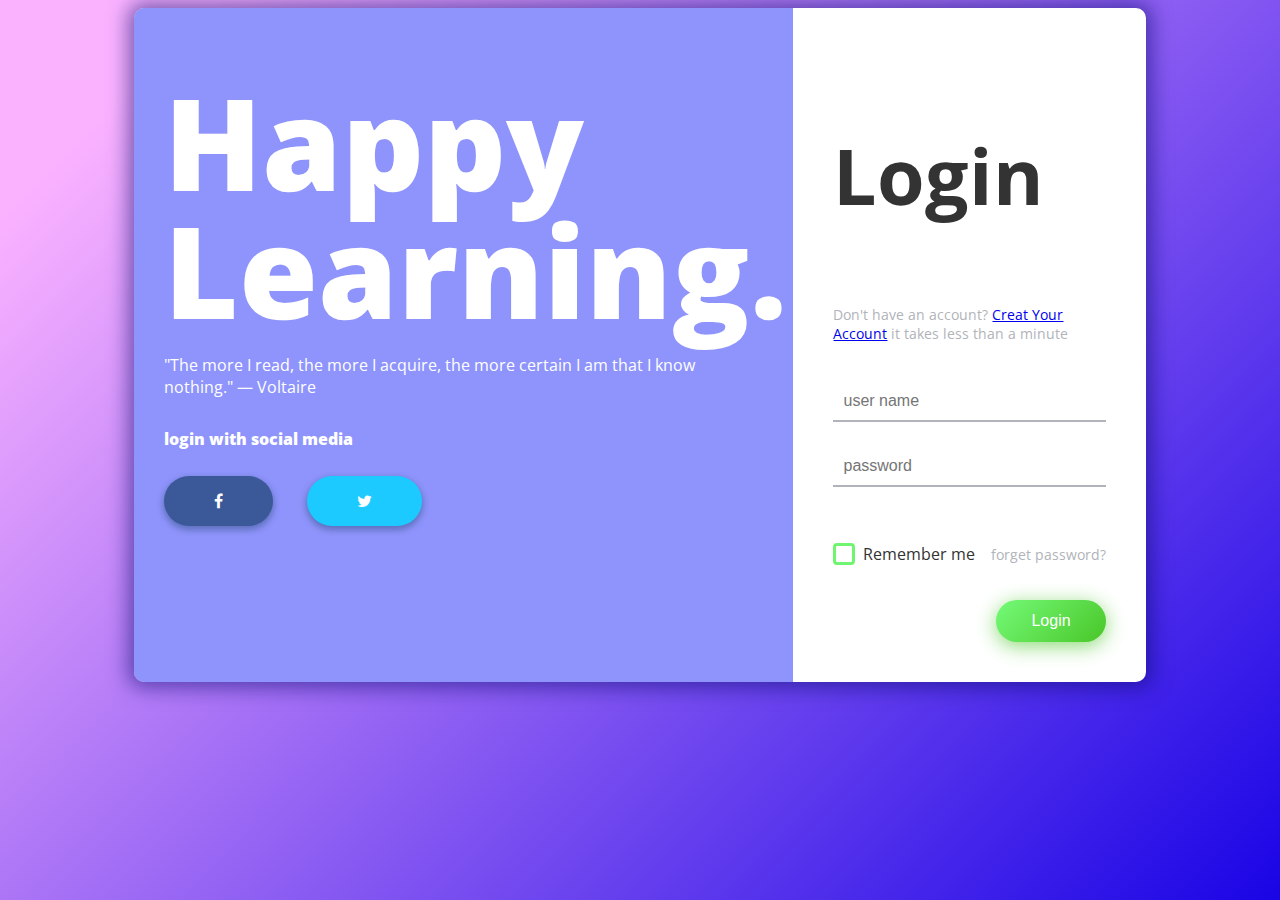
<file: project/login-page-in-html-with-css-code/index.html>
<!DOCTYPE html>
<html lang="en" >
<head>
  <meta charset="UTF-8">
  <title>Login Page in HTML with CSS Code Example</title>
  <link href="https://fonts.googleapis.com/css?family=Open+Sans" rel="stylesheet">


<link href="https://maxcdn.bootstrapcdn.com/font-awesome/4.7.0/css/font-awesome.min.css" rel="stylesheet" integrity="sha384-wvfXpqpZZVQGK6TAh5PVlGOfQNHSoD2xbE+QkPxCAFlNEevoEH3Sl0sibVcOQVnN" crossorigin="anonymous"><link rel="stylesheet" href="./style.css">

</head>
<body>
<!-- partial:index.partial.html -->
<div class="box-form">
	<div class="left">
		<div class="overlay">
		<h1>Happy Learning.</h1>
		<p>"The more I read, the more I acquire, the more certain I am that I know nothing." — Voltaire</p>
		<span>
			<p>login with social media</p>
			<a href="#"><i class="fa fa-facebook" aria-hidden="true"></i></a>
			<a href="#"><i class="fa fa-twitter" aria-hidden="true"></i></a>
		</span>
		</div>
	</div>
	
	
		<div class="right">
		<h5>Login</h5>
		<p>Don't have an account? <a href="#">Creat Your Account</a> it takes less than a minute</p>
		<div class="inputs">
			<input type="text" placeholder="user name">
			<br>
			<input type="password" placeholder="password">
		</div>
			
			<br><br>
			
		<div class="remember-me--forget-password">
				<!-- Angular -->
	<label>
		<input type="checkbox" name="item" checked/>
		<span class="text-checkbox">Remember me</span>
	</label>
			<p>forget password?</p>
		</div>
			
			<br>
			<button>Login</button>
	</div>
	
</div>
<!-- partial -->
  
</body>
</html>
</file>
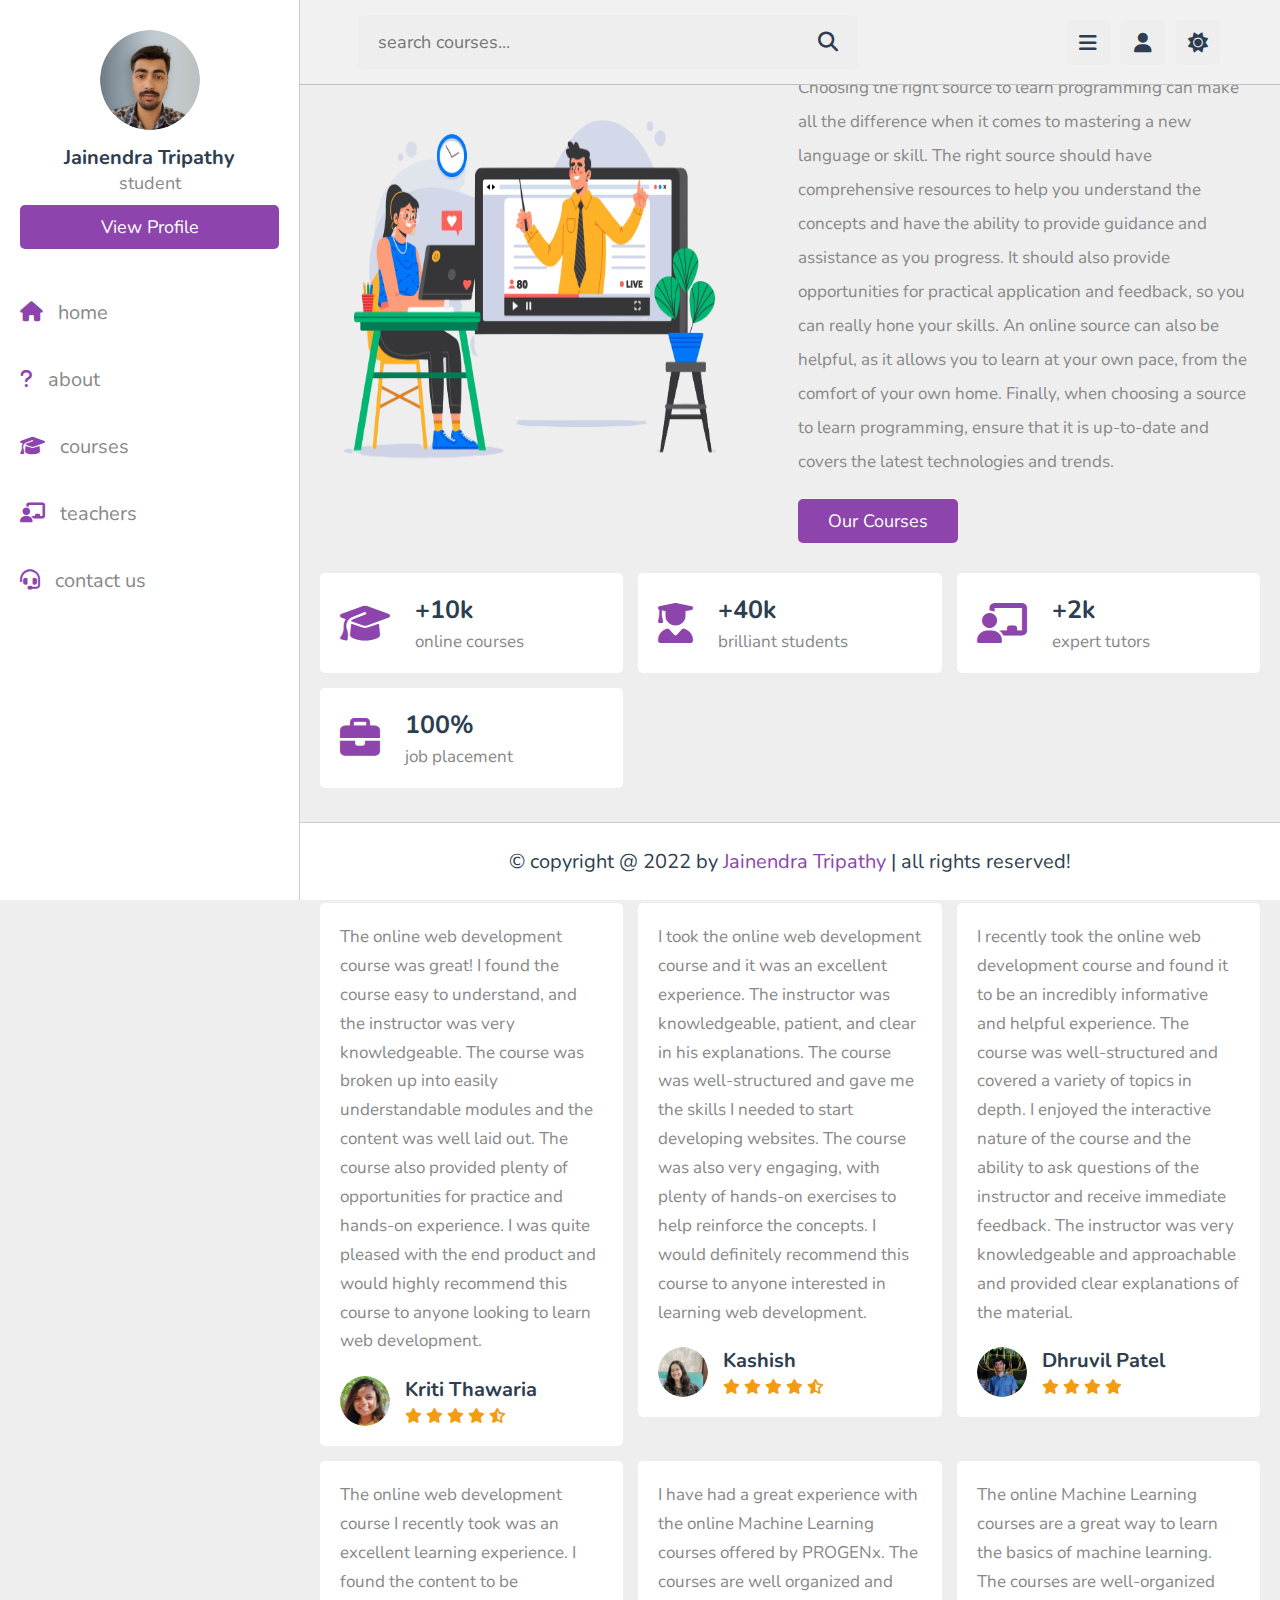
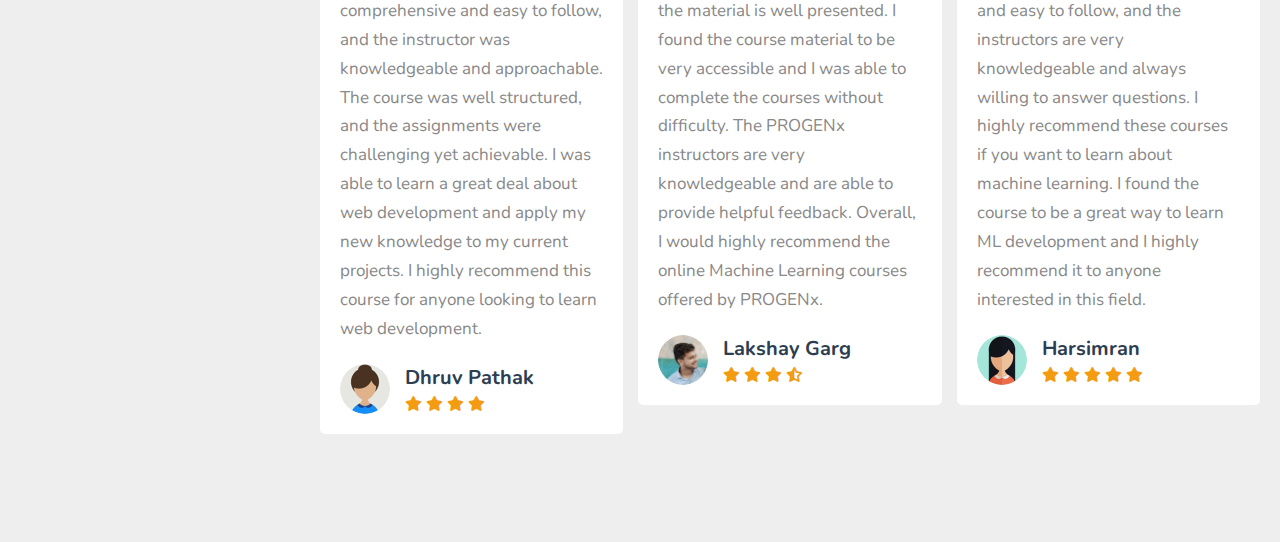
<file: project/desgin/about.html>
<!DOCTYPE html>
<html lang="en">
<head>
   <meta charset="UTF-8">
   <meta http-equiv="X-UA-Compatible" content="IE=edge">
   <meta name="viewport" content="width=device-width, initial-scale=1.0">
   <title images="project/images/titlepic.png">About us</title>
   

   <!-- font awesome cdn link  -->
   <link rel="stylesheet" href="https://cdnjs.cloudflare.com/ajax/libs/font-awesome/6.1.2/css/all.min.css">

   <!-- custom css file link  -->
   <link rel="stylesheet" href="css/style.css">

</head>
<body>

<header class="header">
   
   <section class="flex">

      <a href="home.html" class="logo">ProgenX</a>

      <form action="search.html" method="post" class="search-form">
         <input type="text" name="search_box" required placeholder="search courses..." maxlength="100">
         <button type="submit" class="fas fa-search"></button>
      </form>

      <div class="icons">
         <div id="menu-btn" class="fas fa-bars"></div>
         <div id="search-btn" class="fas fa-search"></div>
         <div id="user-btn" class="fas fa-user"></div>
         <div id="toggle-btn" class="fas fa-sun"></div>
      </div>

      <div class="profile">
         <img src="images/pic.png" class="image" alt="">
         <h3 class="name">Jainendra Tripathy</h3>
         <p class="role">student</p>
         <a href="profile.html" class="btn">view profile</a>
         <div class="flex-btn">
            <a href="login.html" class="option-btn">login</a>
            <a href="register.html" class="option-btn">register</a>
         </div>
      </div>

   </section>

</header>   

<div class="side-bar">

   <div id="close-btn">
      <i class="fas fa-times"></i>
   </div>

   <div class="profile">
      <img src="images/pic.png" class="image" alt="">
      <h3 class="name">Jainendra Tripathy</h3>
      <p class="role">student</p>
      <a href="profile.html" class="btn">view profile</a>
   </div>

   <nav class="navbar">
      <a href="home.html"><i class="fas fa-home"></i><span>home</span></a>
      <a href="about.html"><i class="fas fa-question"></i><span>about</span></a>
      <a href="courses.html"><i class="fas fa-graduation-cap"></i><span>courses</span></a>
      <a href="teachers.html"><i class="fas fa-chalkboard-user"></i><span>teachers</span></a>
      <a href="contact.html"><i class="fas fa-headset"></i><span>contact us</span></a>
   </nav>

</div>

<section class="about">

   <div class="row">

      <div class="image">
         <img src="images/aboutpic.png" alt="Learing Starts Here">
      </div>

      <div class="content">
         <h3>why choose us?</h3>
         <p>Choosing the right source to learn programming can make all the difference when it comes to mastering a new language or skill. 
            The right source should have comprehensive resources to help you understand the concepts and have the ability to provide guidance and assistance as you progress. 
            It should also provide opportunities for practical application and feedback, so you can really hone your skills. An online source can also be helpful, as it allows you to learn at your own pace, from the comfort of your own home. 
            Finally, when choosing a source to learn programming, ensure that it is up-to-date and covers the latest technologies and trends.</p>
         <a href="courses.html" class="inline-btn">our courses</a>
      </div>

   </div>

   <div class="box-container">

      <div class="box">
         <i class="fas fa-graduation-cap"></i>
         <div>
            <h3>+10k</h3>
            <p>online courses</p>
         </div>
      </div>

      <div class="box">
         <i class="fas fa-user-graduate"></i>
         <div>
            <h3>+40k</h3>
            <p>brilliant students</p>
         </div>
      </div>

      <div class="box">
         <i class="fas fa-chalkboard-user"></i>
         <div>
            <h3>+2k</h3>
            <p>expert tutors</p>
         </div>
      </div>

      <div class="box">
         <i class="fas fa-briefcase"></i>
         <div>
            <h3>100%</h3>
            <p>job placement</p>
         </div>
      </div>

   </div>

</section> 

<section class="reviews">

   <h1 class="heading">student's reviews</h1>

   <div class="box-container">

      <div class="box">
         <p>The online web development course was great! I found the course easy to understand, and the instructor was very knowledgeable. 
            The course was broken up into easily understandable modules and the content was well laid out.
             The course also provided plenty of opportunities for practice and hands-on experience. 
            I was quite pleased with the end product and would highly recommend this course to anyone looking to learn web development.</p>
         <div class="student">
            <img src="images/kriti.jpg" alt="">
            <div>
               <h3>Kriti Thawaria</h3>
               <div class="stars">
                  <i class="fas fa-star"></i>
                  <i class="fas fa-star"></i>
                  <i class="fas fa-star"></i>
                  <i class="fas fa-star"></i>
                  <i class="fas fa-star-half-alt"></i>
               </div>
            </div>
         </div>
      </div>

      <div class="box">
         <p>I took the online web development course and it was an excellent experience. 
            The instructor was knowledgeable, patient, and clear in his explanations. 
            The course was well-structured and gave me the skills I needed to start developing websites. 
            The course was also very engaging, with plenty of hands-on exercises to help reinforce the concepts. 
            I would definitely recommend this course to anyone interested in learning web development.</p>
         <div class="student">
            <img src="images/kashish.jpg" alt="">
            <div>
               <h3>Kashish</h3>
               <div class="stars">
                  <i class="fas fa-star"></i>
                  <i class="fas fa-star"></i>
                  <i class="fas fa-star"></i>
                  <i class="fas fa-star"></i>
                  <i class="fas fa-star-half-alt"></i>
               </div>
            </div>
         </div>
      </div>

      <div class="box">
         <p>I recently took the online web development course and found it to be an incredibly informative and helpful experience. 
            The course was well-structured and covered a variety of topics in depth.
             I enjoyed the interactive nature of the course and the ability to ask questions of the instructor and receive immediate feedback.
              The instructor was very knowledgeable and approachable and provided clear explanations of the material. 
            </p>
         <div class="student">
            <img src="images/dhruvil.jpg" alt="">
            <div>
               <h3>Dhruvil Patel</h3>
               <div class="stars">
                  <i class="fas fa-star"></i>
                  <i class="fas fa-star"></i>
                  <i class="fas fa-star"></i>
                  <i class="fas fa-star"></i>
                 
               </div>
            </div>
         </div>
      </div>

      <div class="box">
         <p>The online web development course I recently took was an excellent learning experience.
             I found the content to be comprehensive and easy to follow, and the instructor was knowledgeable and approachable.
              The course was well structured, and the assignments were challenging yet achievable. 
              I was able to learn a great deal about web development and apply my new knowledge to my current projects. 
            I highly recommend this course for anyone looking to learn web development.</p>
         <div class="student">
            <img src="images/pic-5.jpg" alt="">
            <div>
               <h3>Dhruv Pathak</h3>
               <div class="stars">
                  <i class="fas fa-star"></i>
                  <i class="fas fa-star"></i>
                  <i class="fas fa-star"></i>
                  <i class="fas fa-star"></i>
                  
               </div>
            </div>
         </div>
      </div>

      <div class="box">
         <p>I have had a great experience with the online Machine Learning courses offered by PROGENx.
             The courses are well organized and the material is well presented. I found the course material 
             to be very accessible and I was able to complete the courses without difficulty. 
             The PROGENx instructors are very knowledgeable and are able to provide helpful feedback. 
             Overall, I would highly recommend the online Machine Learning courses offered by PROGENx.</p>
         <div class="student">
            <img src="images/lakshaya.jpg" alt="">
            <div>
               <h3>Lakshay Garg</h3>
               <div class="stars">
                  <i class="fas fa-star"></i>
                  <i class="fas fa-star"></i>
                  <i class="fas fa-star"></i>
                  
                  <i class="fas fa-star-half-alt"></i>
               </div>
            </div>
         </div>
      </div>

      <div class="box">
         <p>The online Machine Learning courses are a great way to learn the basics of machine learning. 
            The courses are well-organized and easy to follow, and the instructors are very 
            knowledgeable and always willing to answer questions.
             I highly recommend these courses if you want to learn about machine learning.
             I found the course to be a great way to learn ML development and I highly recommend it to anyone interested in this field.</p>
         <div class="student">
            <img src="images/pic-7.jpg" alt="">
            <div>
               <h3>Harsimran</h3>
               <div class="stars">
                  <i class="fas fa-star"></i>
                  <i class="fas fa-star"></i>
                  <i class="fas fa-star"></i>
                  <i class="fas fa-star"></i>
                  <i class="fas fa-star"></i>
               </div>
            </div>
         </div>
      </div>

   </div>

</section>













<footer class="footer">

   &copy; copyright @ 2022 by <span>Jainendra Tripathy</span> | all rights reserved!

</footer>

<!-- custom js file link  -->
<script src="js/script.js"></script>

   
</body>
</html>
</file>
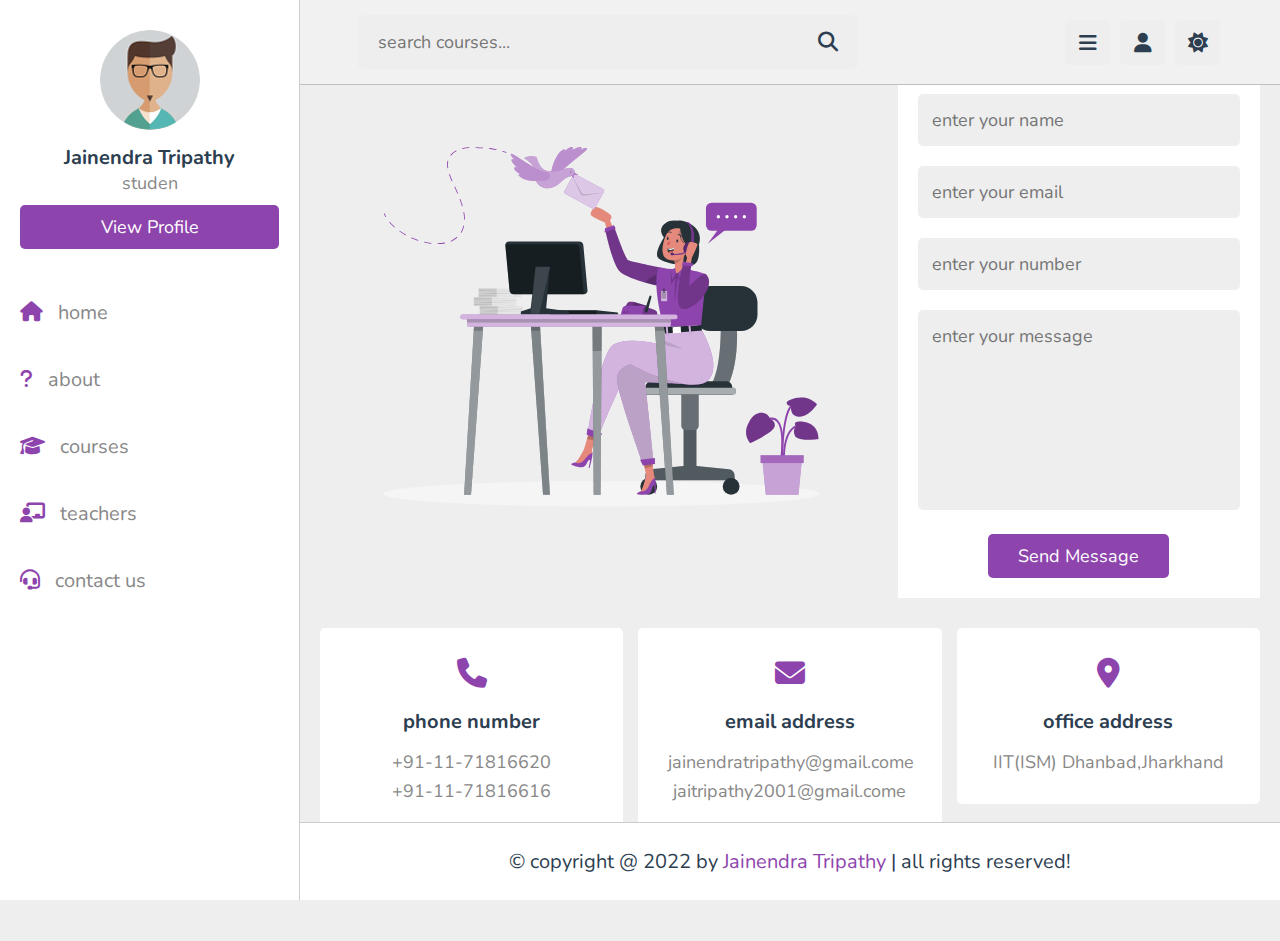
<file: project/desgin/contact.html>
<!DOCTYPE html>
<html lang="en">
<head>
   <meta charset="UTF-8">
   <meta http-equiv="X-UA-Compatible" content="IE=edge">
   <meta name="viewport" content="width=device-width, initial-scale=1.0">
   <title href="https://www.flaticon.com/free-icons/contact-us">Contact Us</title>

   <!-- font awesome cdn link  -->
   <link rel="stylesheet" href="https://cdnjs.cloudflare.com/ajax/libs/font-awesome/6.1.2/css/all.min.css">

   <!-- custom css file link  -->
   <link rel="stylesheet" href="css/style.css">

</head>
<body>

<header class="header">
   
   <section class="flex">

      <a href="home.html" class="logo">ProgenX</a>

      <form action="search.html" method="post" class="search-form">
         <input type="text" name="search_box" required placeholder="search courses..." maxlength="100">
         <button type="submit" class="fas fa-search"></button>
      </form>

      <div class="icons">
         <div id="menu-btn" class="fas fa-bars"></div>
         <div id="search-btn" class="fas fa-search"></div>
         <div id="user-btn" class="fas fa-user"></div>
         <div id="toggle-btn" class="fas fa-sun"></div>
      </div>

      <div class="profile">
         <img src="images/pic-1.jpg" class="image" alt="">
         <h3 class="name">Jainendra Tripathy</h3>
         <p class="role">studen</p>
         <a href="profile.html" class="btn">view profile</a>
         <div class="flex-btn">
            <a href="login.html" class="option-btn">login</a>
            <a href="register.html" class="option-btn">register</a>
         </div>
      </div>

   </section>

</header>   

<div class="side-bar">

   <div id="close-btn">
      <i class="fas fa-times"></i>
   </div>

   <div class="profile">
      <img src="images/pic-1.jpg" class="image" alt="">
      <h3 class="name">Jainendra Tripathy</h3>
      <p class="role">studen</p>
      <a href="profile.html" class="btn">view profile</a>
   </div>

   <nav class="navbar">
      <a href="home.html"><i class="fas fa-home"></i><span>home</span></a>
      <a href="about.html"><i class="fas fa-question"></i><span>about</span></a>
      <a href="courses.html"><i class="fas fa-graduation-cap"></i><span>courses</span></a>
      <a href="teachers.html"><i class="fas fa-chalkboard-user"></i><span>teachers</span></a>
      <a href="contact.html"><i class="fas fa-headset"></i><span>contact us</span></a>
   </nav>

</div>

<section class="contact">

   <div class="row">

      <div class="image">
         <img src="images/contact-img.svg" alt="">
      </div>

      <form action="" method="post">
         <h3>get in touch</h3>
         <input type="text" placeholder="enter your name" name="name" required maxlength="50" class="box">
         <input type="email" placeholder="enter your email" name="email" required maxlength="50" class="box">
         <input type="number" placeholder="enter your number" name="number" required maxlength="50" class="box">
         <textarea name="msg" class="box" placeholder="enter your message" required maxlength="1000" cols="30" rows="10"></textarea>
         <input type="submit" value="send message" class="inline-btn" name="submit">
      </form>

   </div>

   <div class="box-container">

      <div class="box">
         <i class="fas fa-phone"></i>
         <h3>phone number</h3>
         <a href="tel:+91 11 71816620">+91-11-71816620</a>
         <a href="tel:+91 11 71816616">+91-11-71816616</a>
      </div>
      
      <div class="box">
         <i class="fas fa-envelope"></i>
         <h3>email address</h3>
         <a href="mailto:jainendratripathy@gmail.com">jainendratripathy@gmail.come</a>
         <a href="mailto:jaitripathy2001@gmail.com">jaitripathy2001@gmail.come</a>
      </div>

      <div class="box">
         <i class="fas fa-map-marker-alt"></i>
         <h3>office address</h3>
         <a href="#">IIT(ISM) Dhanbad,Jharkhand</a>
      </div>

   </div>

</section>














<footer class="footer">

   &copy; copyright @ 2022 by <span>Jainendra Tripathy</span> | all rights reserved!

</footer>

<!-- custom js file link  -->
<script src="js/script.js"></script>

   
</body>
</html>
</file>
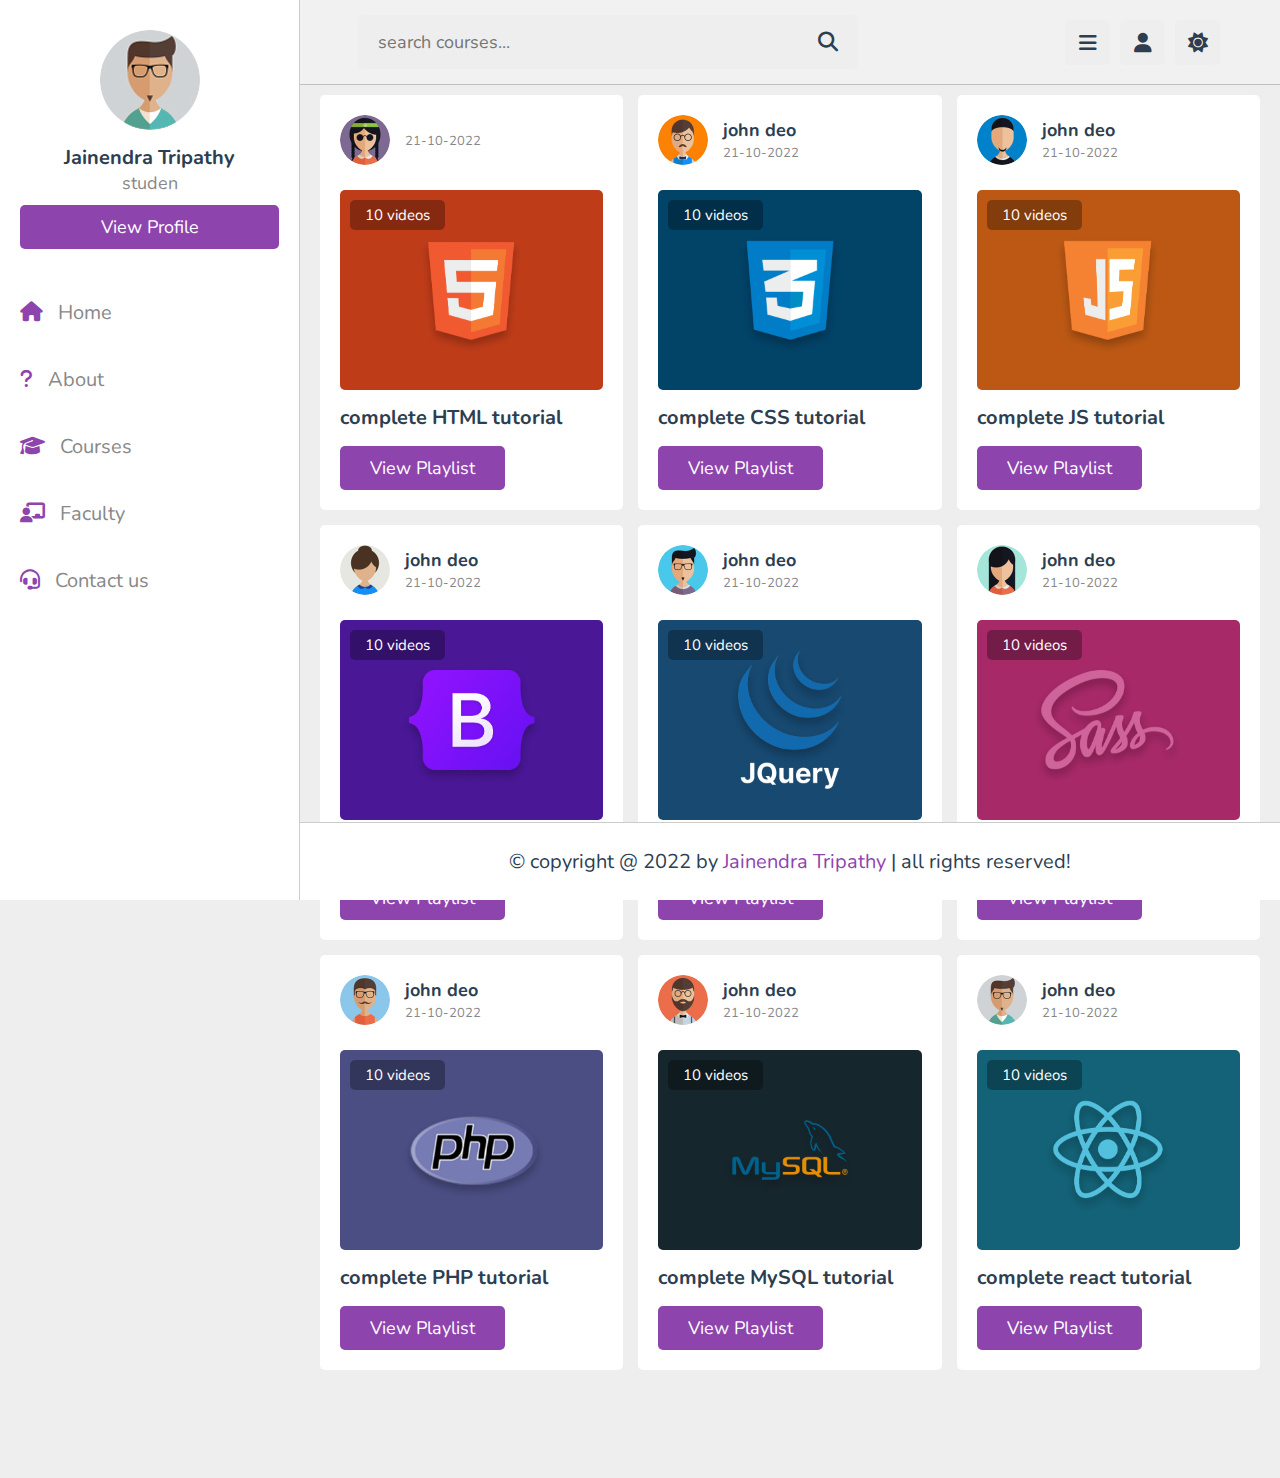
<file: project/desgin/courses.html>
<!DOCTYPE html>
<html lang="en">
<head>
   <meta charset="UTF-8">
   <meta http-equiv="X-UA-Compatible" content="IE=edge">
   <meta name="viewport" content="width=device-width, initial-scale=1.0">
   <title>courses</title>

   <!-- font awesome cdn link  -->
   <link rel="stylesheet" href="https://cdnjs.cloudflare.com/ajax/libs/font-awesome/6.1.2/css/all.min.css">

   <!-- custom css file link  -->
   <link rel="stylesheet" href="css/style.css">

</head>
<body>

<header class="header">
   
   <section class="flex">

      <a href="home.html" class="logo">ProgenX</a>

      <form action="search.html" method="post" class="search-form">
         <input type="text" name="search_box" required placeholder="search courses..." maxlength="100">
         <button type="submit" class="fas fa-search"></button>
      </form>

      <div class="icons">
         <div id="menu-btn" class="fas fa-bars"></div>
         <div id="search-btn" class="fas fa-search"></div>
         <div id="user-btn" class="fas fa-user"></div>
         <div id="toggle-btn" class="fas fa-sun"></div>
      </div>

      <div class="profile">
         <img src="images/pic-1.jpg" class="image" alt="">
         <h3 class="name">Jainendra Tripthy</h3>
         <p class="role">student</p>
         <a href="profile.html" class="btn">view profile</a>
         <div class="flex-btn">
            <a href="login.html" class="option-btn">login</a>
            <a href="register.html" class="option-btn">register</a>
         </div>
      </div>

   </section>

</header>   

<div class="side-bar">

   <div id="close-btn">
      <i class="fas fa-times"></i>
   </div>

   <div class="profile">
      <img src="images/pic-1.jpg" class="image" alt="">
      <h3 class="name">Jainendra Tripathy</h3>
      <p class="role">studen</p>
      <a href="profile.html" class="btn">view profile</a>
   </div>

   <nav class="navbar">
      <a href="home.html"><i class="fas fa-home"></i><span>Home</span></a>
      <a href="about.html"><i class="fas fa-question"></i><span>About</span></a>
      <a href="courses.html"><i class="fas fa-graduation-cap"></i><span>Courses</span></a>
      <a href="teachers.html"><i class="fas fa-chalkboard-user"></i><span>Faculty</span></a>
      <a href="contact.html"><i class="fas fa-headset"></i><span>Contact us</span></a>
   </nav>

</div>

<section class="courses">

   <h1 class="heading">our courses</h1>

   <div class="box-container">

      <div class="box">
         <div class="tutor">
            <img src="images/pic-2.jpg" alt="">
            <div class="info">
               <h3></h3>
               <span>21-10-2022</span>
            </div>
         </div>
         <div class="thumb">
            <img src="images/thumb-1.png" alt="">
            <span>10 videos</span>
         </div>
         <h3 class="title">complete HTML tutorial</h3>
         <a href="playlist.html" class="inline-btn">view playlist</a>
      </div>

      <div class="box">
         <div class="tutor">
            <img src="images/pic-3.jpg" alt="">
            <div class="info">
               <h3>john deo</h3>
               <span>21-10-2022</span>
            </div>
         </div>
         <div class="thumb">
            <img src="images/thumb-2.png" alt="">
            <span>10 videos</span>
         </div>
         <h3 class="title">complete CSS tutorial</h3>
         <a href="playlist.html" class="inline-btn">view playlist</a>
      </div>

      <div class="box">
         <div class="tutor">
            <img src="images/pic-4.jpg" alt="">
            <div class="info">
               <h3>john deo</h3>
               <span>21-10-2022</span>
            </div>
         </div>
         <div class="thumb">
            <img src="images/thumb-3.png" alt="">
            <span>10 videos</span>
         </div>
         <h3 class="title">complete JS tutorial</h3>
         <a href="playlist.html" class="inline-btn">view playlist</a>
      </div>

      <div class="box">
         <div class="tutor">
            <img src="images/pic-5.jpg" alt="">
            <div class="info">
               <h3>john deo</h3>
               <span>21-10-2022</span>
            </div>
         </div>
         <div class="thumb">
            <img src="images/thumb-4.png" alt="">
            <span>10 videos</span>
         </div>
         <h3 class="title">complete Boostrap tutorial</h3>
         <a href="playlist.html" class="inline-btn">view playlist</a>
      </div>

      <div class="box">
         <div class="tutor">
            <img src="images/pic-6.jpg" alt="">
            <div class="info">
               <h3>john deo</h3>
               <span>21-10-2022</span>
            </div>
         </div>
         <div class="thumb">
            <img src="images/thumb-5.png" alt="">
            <span>10 videos</span>
         </div>
         <h3 class="title">complete JQuery tutorial</h3>
         <a href="playlist.html" class="inline-btn">view playlist</a>
      </div>

      <div class="box">
         <div class="tutor">
            <img src="images/pic-7.jpg" alt="">
            <div class="info">
               <h3>john deo</h3>
               <span>21-10-2022</span>
            </div>
         </div>
         <div class="thumb">
            <img src="images/thumb-6.png" alt="">
            <span>10 videos</span>
         </div>
         <h3 class="title">complete SASS tutorial</h3>
         <a href="playlist.html" class="inline-btn">view playlist</a>
      </div>

      <div class="box">
         <div class="tutor">
            <img src="images/pic-8.jpg" alt="">
            <div class="info">
               <h3>john deo</h3>
               <span>21-10-2022</span>
            </div>
         </div>
         <div class="thumb">
            <img src="images/thumb-7.png" alt="">
            <span>10 videos</span>
         </div>
         <h3 class="title">complete PHP tutorial</h3>
         <a href="playlist.html" class="inline-btn">view playlist</a>
      </div>

      <div class="box">
         <div class="tutor">
            <img src="images/pic-9.jpg" alt="">
            <div class="info">
               <h3>john deo</h3>
               <span>21-10-2022</span>
            </div>
         </div>
         <div class="thumb">
            <img src="images/thumb-8.png" alt="">
            <span>10 videos</span>
         </div>
         <h3 class="title">complete MySQL tutorial</h3>
         <a href="playlist.html" class="inline-btn">view playlist</a>
      </div>

      <div class="box">
         <div class="tutor">
            <img src="images/pic-1.jpg" alt="">
            <div class="info">
               <h3>john deo</h3>
               <span>21-10-2022</span>
            </div>
         </div>
         <div class="thumb">
            <img src="images/thumb-9.png" alt="">
            <span>10 videos</span>
         </div>
         <h3 class="title">complete react tutorial</h3>
         <a href="playlist.html" class="inline-btn">view playlist</a>
      </div>

   </div>

</section>














<footer class="footer">

   &copy; copyright @ 2022 by <span>Jainendra Tripathy</span> | all rights reserved!

</footer>

<!-- custom js file link  -->
<script src="js/script.js"></script>

   
</body>
</html>
</file>
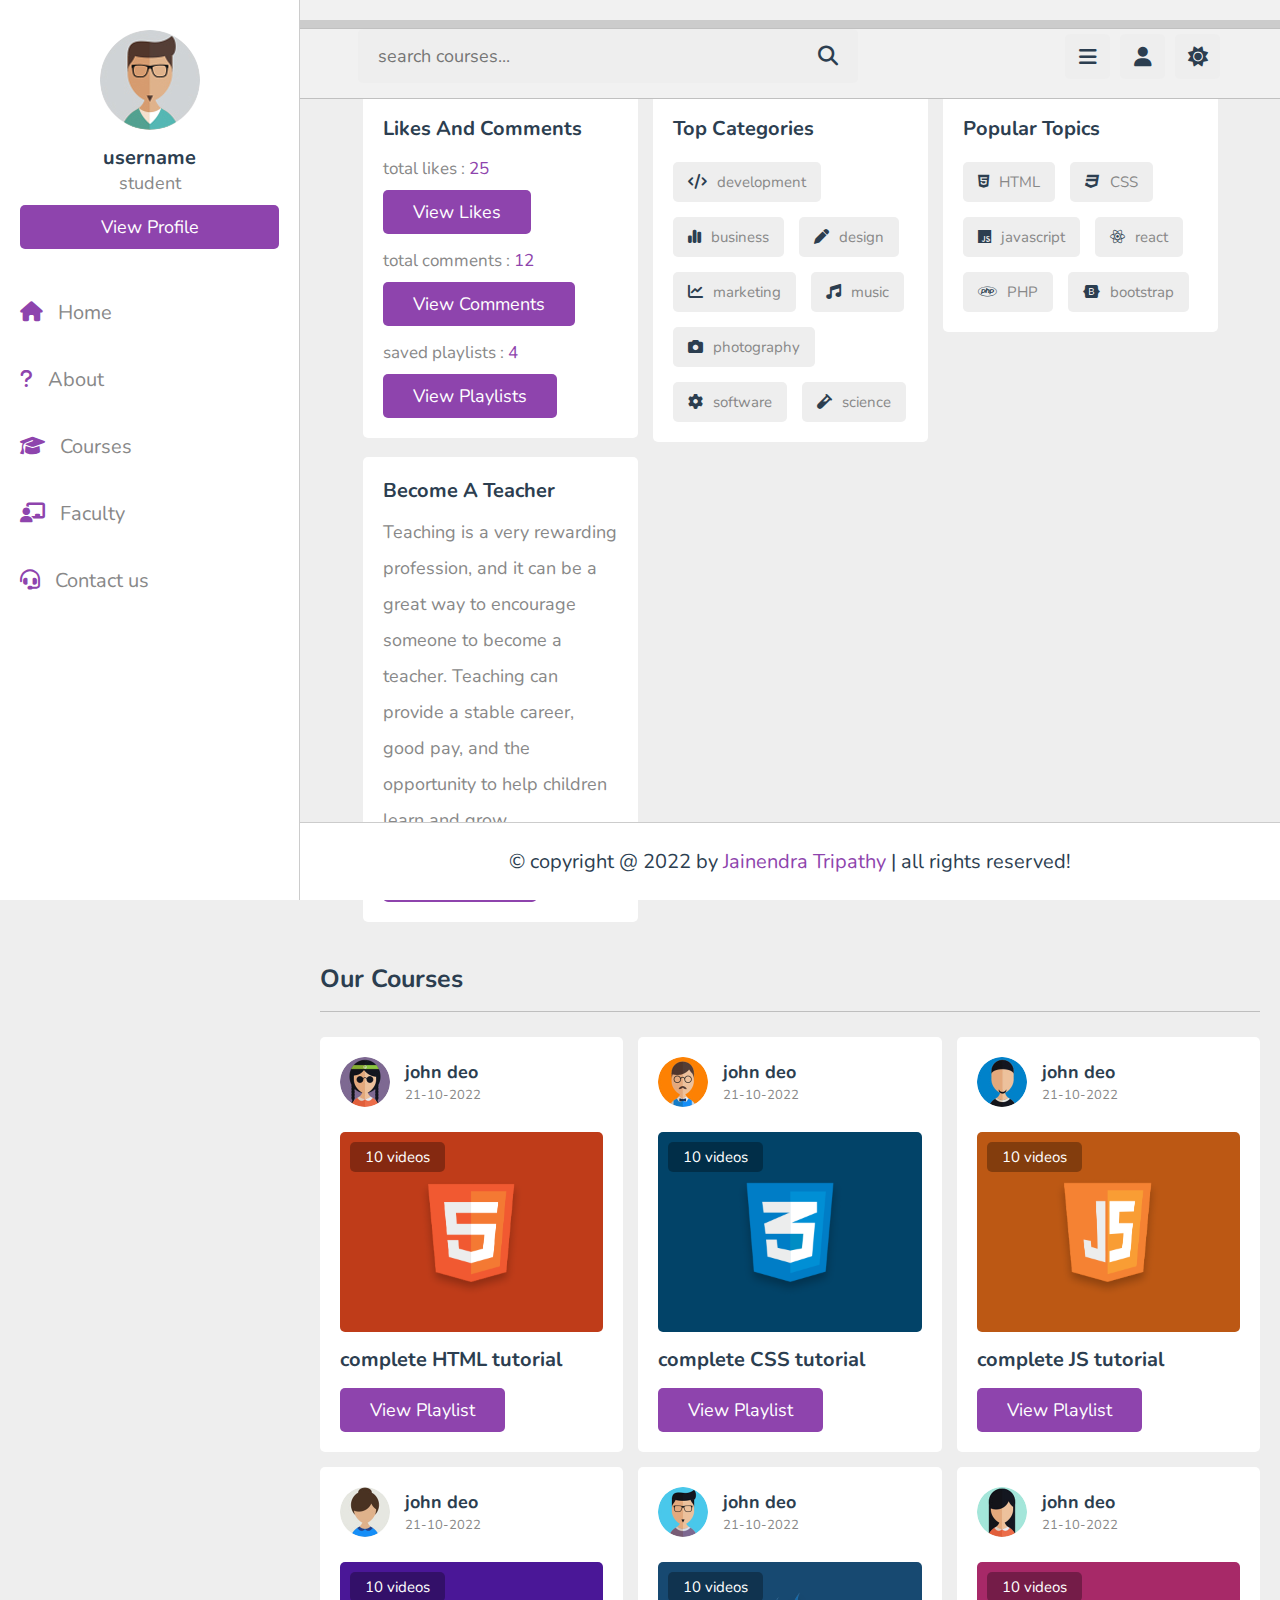
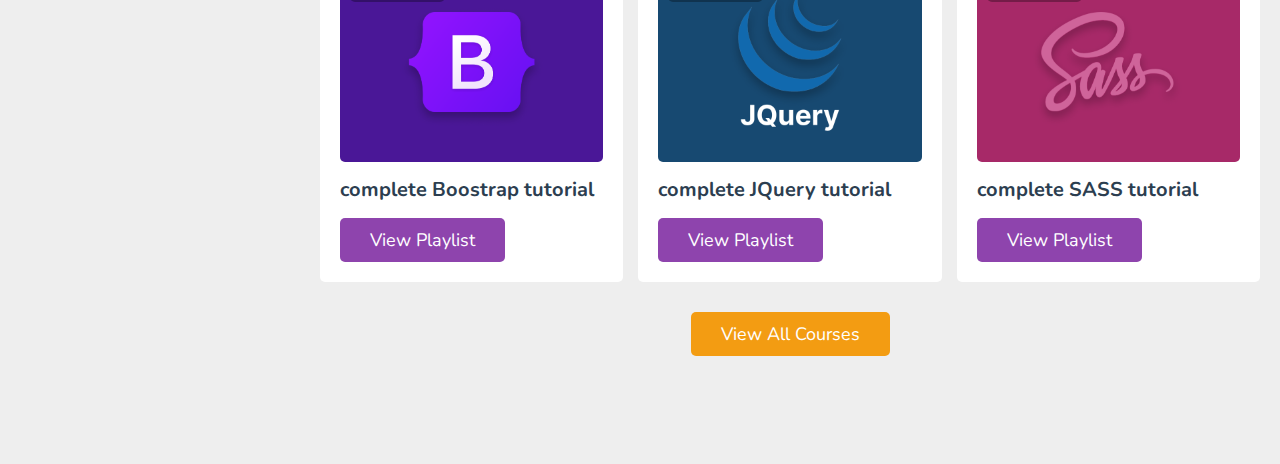
<file: project/desgin/home.html>
<!DOCTYPE html>
<html lang="en">
<head>
   <meta charset="UTF-8">
   <meta http-equiv="X-UA-Compatible" content="IE=edge">
   <meta name="viewport" content="width=device-width, initial-scale=1.0">
   <title>home</title>

   <!-- font awesome cdn link  -->
   <link rel="stylesheet" href="https://cdnjs.cloudflare.com/ajax/libs/font-awesome/6.1.2/css/all.min.css">

   <!-- custom css file link  -->
   <link rel="stylesheet" href="css/style.css">

</head>
<body>

<header class="header">
   <div class="header">
      <h2>Scroll Indicator</h2>
      <div class="progress-container">
        <div class="progress-bar" id="myBar"></div>
      </div>
    </div>
    
    <div>content...</div>
   <section class="flex">

      <a href="home.html" class="logo">ProgenX</a>

      <form action="search.html" method="post" class="search-form">
         <input type="text" name="search_box" required placeholder="search courses..." maxlength="100">
         <button type="submit" class="fas fa-search"></button>
      </form>

      <div class="icons">
         <div id="menu-btn" class="fas fa-bars"></div>
         <div id="search-btn" class="fas fa-search"></div>
         <div id="user-btn" class="fas fa-user"></div>
         <div id="toggle-btn" class="fas fa-sun"></div>
      </div>

      <div class="profile">
         <img src="images/pic-1.jpg" class="image" alt="">
         <h3 class="name">Jainendra Tripathy</h3>
         <p class="role">student</p>
         <a href="profile.html" class="btn">view profile</a>
         <div class="flex-btn">
            <a href="login.html" class="option-btn">login</a>
            <a href="register.html" class="option-btn">register</a>
         </div>
      </div>

   </section>

</header>   

<div class="side-bar">

   <div id="close-btn">
      <i class="fas fa-times"></i>
   </div>

   <div class="profile">
      <img src="images/pic-1.jpg" class="image" alt="">
      <h3 class="name"><document class="write">username</document></h3>
      <p class="role">student</p>
      <a href="profile.html" class="btn">view profile</a>
   </div>

   <nav class="navbar">
      <a href="home.html"><i class="fas fa-home"></i><span>Home</span></a>
      <a href="about.html"><i class="fas fa-question"></i><span>About</span></a>
      <a href="courses.html"><i class="fas fa-graduation-cap"></i><span>Courses</span></a>
      <a href="teachers.html"><i class="fas fa-chalkboard-user"></i><span>Faculty</span></a>
      <a href="contact.html"><i class="fas fa-headset"></i><span>Contact us</span></a>
   </nav>

</div>

<section class="home-grid">

   <h1 class="heading">quick options</h1>

   <div class="box-container">

      <div class="box">
         <h3 class="title">likes and comments</h3>
         <p class="likes">total likes : <span>25</span></p>
         <a href="#" class="inline-btn">view likes</a>
         <p class="likes">total comments : <span>12</span></p>
         <a href="#" class="inline-btn">view comments</a>
         <p class="likes">saved playlists : <span>4</span></p>
         <a href="#" class="inline-btn">view playlists</a>
      </div>

      <div class="box">
         <h3 class="title">top categories</h3>
         <div class="flex">
            <a href="#"><i class="fas fa-code"></i><span>development</span></a>
            <a href="#"><i class="fas fa-chart-simple"></i><span>business</span></a>
            <a href="#"><i class="fas fa-pen"></i><span>design</span></a>
            <a href="#"><i class="fas fa-chart-line"></i><span>marketing</span></a>
            <a href="#"><i class="fas fa-music"></i><span>music</span></a>
            <a href="#"><i class="fas fa-camera"></i><span>photography</span></a>
            <a href="#"><i class="fas fa-cog"></i><span>software</span></a>
            <a href="#"><i class="fas fa-vial"></i><span>science</span></a>
         </div>
      </div>

      <div class="box">
         <h3 class="title">popular topics</h3>
         <div class="flex">
            <a href="#"><i class="fab fa-html5"></i><span>HTML</span></a>
            <a href="#"><i class="fab fa-css3"></i><span>CSS</span></a>
            <a href="#"><i class="fab fa-js"></i><span>javascript</span></a>
            <a href="#"><i class="fab fa-react"></i><span>react</span></a>
            <a href="#"><i class="fab fa-php"></i><span>PHP</span></a>
            <a href="#"><i class="fab fa-bootstrap"></i><span>bootstrap</span></a>
         </div>
      </div>

      <div class="box">
         <h3 class="title">Become a Teacher</h3>
         <p class="tutor">Teaching is a very rewarding profession, and it can be a great way to encourage someone to become a teacher. 
            Teaching can provide a stable career, good pay, and the opportunity to help children learn and grow.</p>
         <a href="teachers.html" class="inline-btn">Get Started</a>
      </div>

   </div>

</section>



<section class="courses">

   <h1 class="heading">our courses</h1>

   <div class="box-container">

      <div class="box">
         <div class="tutor">
            <img src="images/pic-2.jpg" alt="">
            <div class="info">
               <h3>john deo</h3>
               <span>21-10-2022</span>
            </div>
         </div>
         <div class="thumb">
            <img src="images/thumb-1.png" alt="">
            <span>10 videos</span>
         </div>
         <h3 class="title">complete HTML tutorial</h3>
         <a href="playlist.html" class="inline-btn">view playlist</a>
      </div>

      <div class="box">
         <div class="tutor">
            <img src="images/pic-3.jpg" alt="">
            <div class="info">
               <h3>john deo</h3>
               <span>21-10-2022</span>
            </div>
         </div>
         <div class="thumb">
            <img src="images/thumb-2.png" alt="">
            <span>10 videos</span>
         </div>
         <h3 class="title">complete CSS tutorial</h3>
         <a href="playlist.html" class="inline-btn">view playlist</a>
      </div>

      <div class="box">
         <div class="tutor">
            <img src="images/pic-4.jpg" alt="">
            <div class="info">
               <h3>john deo</h3>
               <span>21-10-2022</span>
            </div>
         </div>
         <div class="thumb">
            <img src="images/thumb-3.png" alt="">
            <span>10 videos</span>
         </div>
         <h3 class="title">complete JS tutorial</h3>
         <a href="playlist.html" class="inline-btn">view playlist</a>
      </div>

      <div class="box">
         <div class="tutor">
            <img src="images/pic-5.jpg" alt="">
            <div class="info">
               <h3>john deo</h3>
               <span>21-10-2022</span>
            </div>
         </div>
         <div class="thumb">
            <img src="images/thumb-4.png" alt="">
            <span>10 videos</span>
         </div>
         <h3 class="title">complete Boostrap tutorial</h3>
         <a href="playlist.html" class="inline-btn">view playlist</a>
      </div>

      <div class="box">
         <div class="tutor">
            <img src="images/pic-6.jpg" alt="">
            <div class="info">
               <h3>john deo</h3>
               <span>21-10-2022</span>
            </div>
         </div>
         <div class="thumb">
            <img src="images/thumb-5.png" alt="">
            <span>10 videos</span>
         </div>
         <h3 class="title">complete JQuery tutorial</h3>
         <a href="playlist.html" class="inline-btn">view playlist</a>
      </div>

      <div class="box">
         <div class="tutor">
            <img src="images/pic-7.jpg" alt="">
            <div class="info">
               <h3>john deo</h3>
               <span>21-10-2022</span>
            </div>
         </div>
         <div class="thumb">
            <img src="images/thumb-6.png" alt="">
            <span>10 videos</span>
         </div>
         <h3 class="title">complete SASS tutorial</h3>
         <a href="playlist.html" class="inline-btn">view playlist</a>
      </div>

   </div>

   <div class="more-btn">
      <a href="courses.html" class="inline-option-btn">view all courses</a>
   </div>

</section>















<footer class="footer">

   &copy; copyright @ 2022 by <span>Jainendra Tripathy</span> | all rights reserved!

</footer>

<!-- custom js file link  -->
<script src="js/script.js"></script>

   
</body>
</html>
</file>
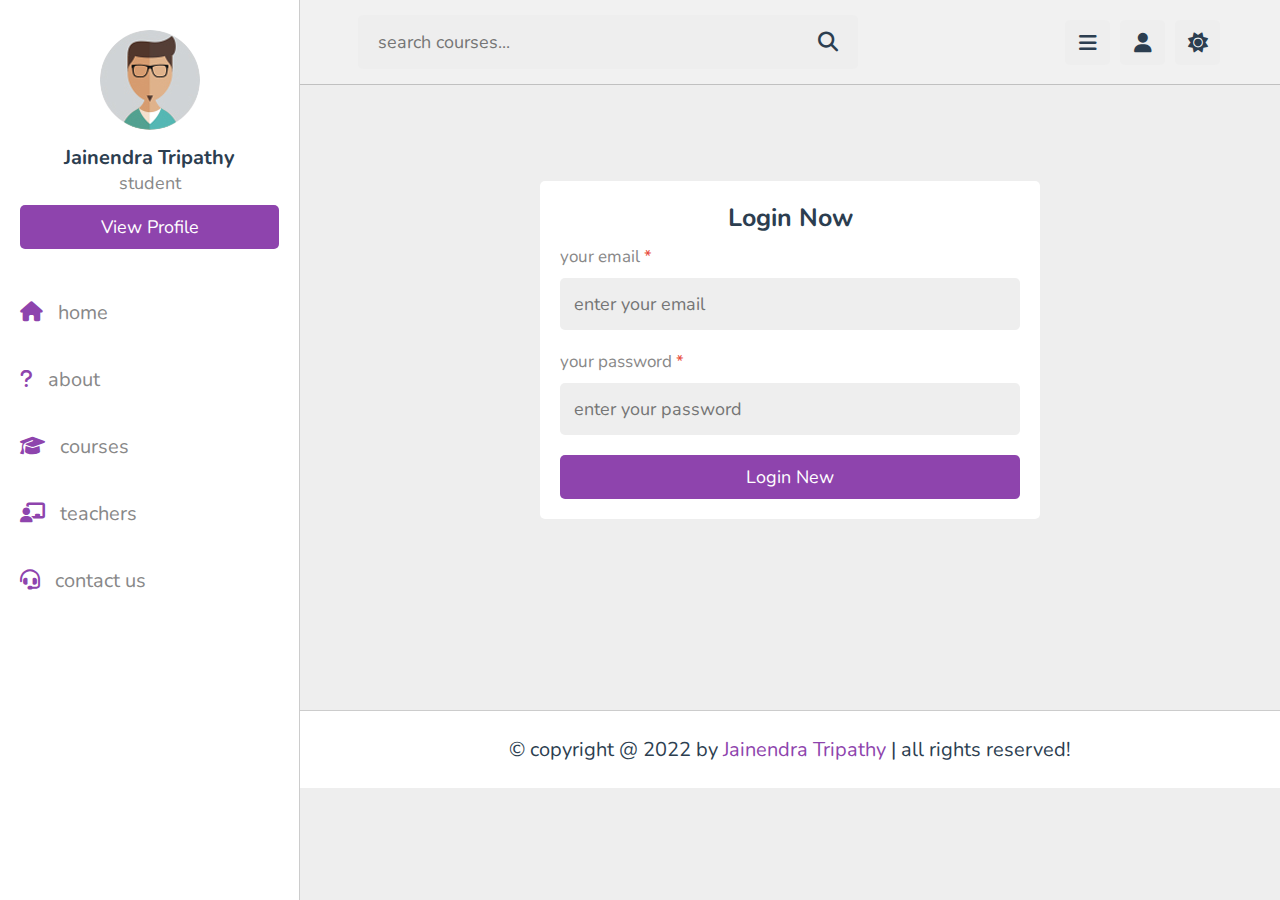
<file: project/desgin/login.html>
<!DOCTYPE html>
<html lang="en">
<head>
   <meta charset="UTF-8">
   <meta http-equiv="X-UA-Compatible" content="IE=edge">
   <meta name="viewport" content="width=device-width, initial-scale=1.0">
   <title>Login</title>

   <!-- font awesome cdn link  -->
   <link rel="stylesheet" href="https://cdnjs.cloudflare.com/ajax/libs/font-awesome/6.1.2/css/all.min.css">

   <!-- custom css file link  -->
   <link rel="stylesheet" href="css/style.css">

</head>
<body>

<header class="header">
   
   <section class="flex">

      <a href="home.html" class="logo">ProgenX</a>

      <form action="search.html" method="post" class="search-form">
         <input type="text" name="search_box" required placeholder="search courses..." maxlength="100">
         <button type="submit" class="fas fa-search"></button>
      </form>

      <div class="icons">
         <div id="menu-btn" class="fas fa-bars"></div>
         <div id="search-btn" class="fas fa-search"></div>
         <div id="user-btn" class="fas fa-user"></div>
         <div id="toggle-btn" class="fas fa-sun"></div>
      </div>

      <div class="profile">
         <img src="images/pic-1.jpg" class="image" alt="">
         <h3 class="name">Jainendra Tripathy</h3>
         <p class="role">studen</p>
         <a href="profile.html" class="btn">view profile</a>
         <div class="flex-btn">
            <a href="login.html" class="option-btn">login</a>
            <a href="register.html" class="option-btn">register</a>
         </div>
      </div>

   </section>

</header>   

<div class="side-bar">

   <div id="close-btn">
      <i class="fas fa-times"></i>
   </div>

   <div class="profile">
      <img src="images/pic-1.jpg" class="image" alt="">
      <h3 class="name">Jainendra Tripathy</h3>
      <p class="role">student</p>
      <a href="profile.html" class="btn">view profile</a>
   </div>

   <nav class="navbar">
      <a href="home.html"><i class="fas fa-home"></i><span>home</span></a>
      <a href="about.html"><i class="fas fa-question"></i><span>about</span></a>
      <a href="courses.html"><i class="fas fa-graduation-cap"></i><span>courses</span></a>
      <a href="teachers.html"><i class="fas fa-chalkboard-user"></i><span>teachers</span></a>
      <a href="contact.html"><i class="fas fa-headset"></i><span>contact us</span></a>
   </nav>

</div>

<section class="form-container">

   <form action="" method="post" enctype="multipart/form-data">
      <h3>login now</h3>
      <p>your email <span>*</span></p>
      <input type="email" name="email" placeholder="enter your email" required maxlength="50" class="box">
      <p>your password <span>*</span></p>
      <input type="password" name="pass" placeholder="enter your password" required maxlength="20" class="box">
      <input type="submit" value="login new" name="submit" class="btn">
   </form>

</section>















<footer class="footer">

   &copy; copyright @ 2022 by <span>Jainendra Tripathy</span> | all rights reserved!

</footer>

<!-- custom js file link  -->
<script src="js/script.js"></script>

   
</body>
</html>
</file>
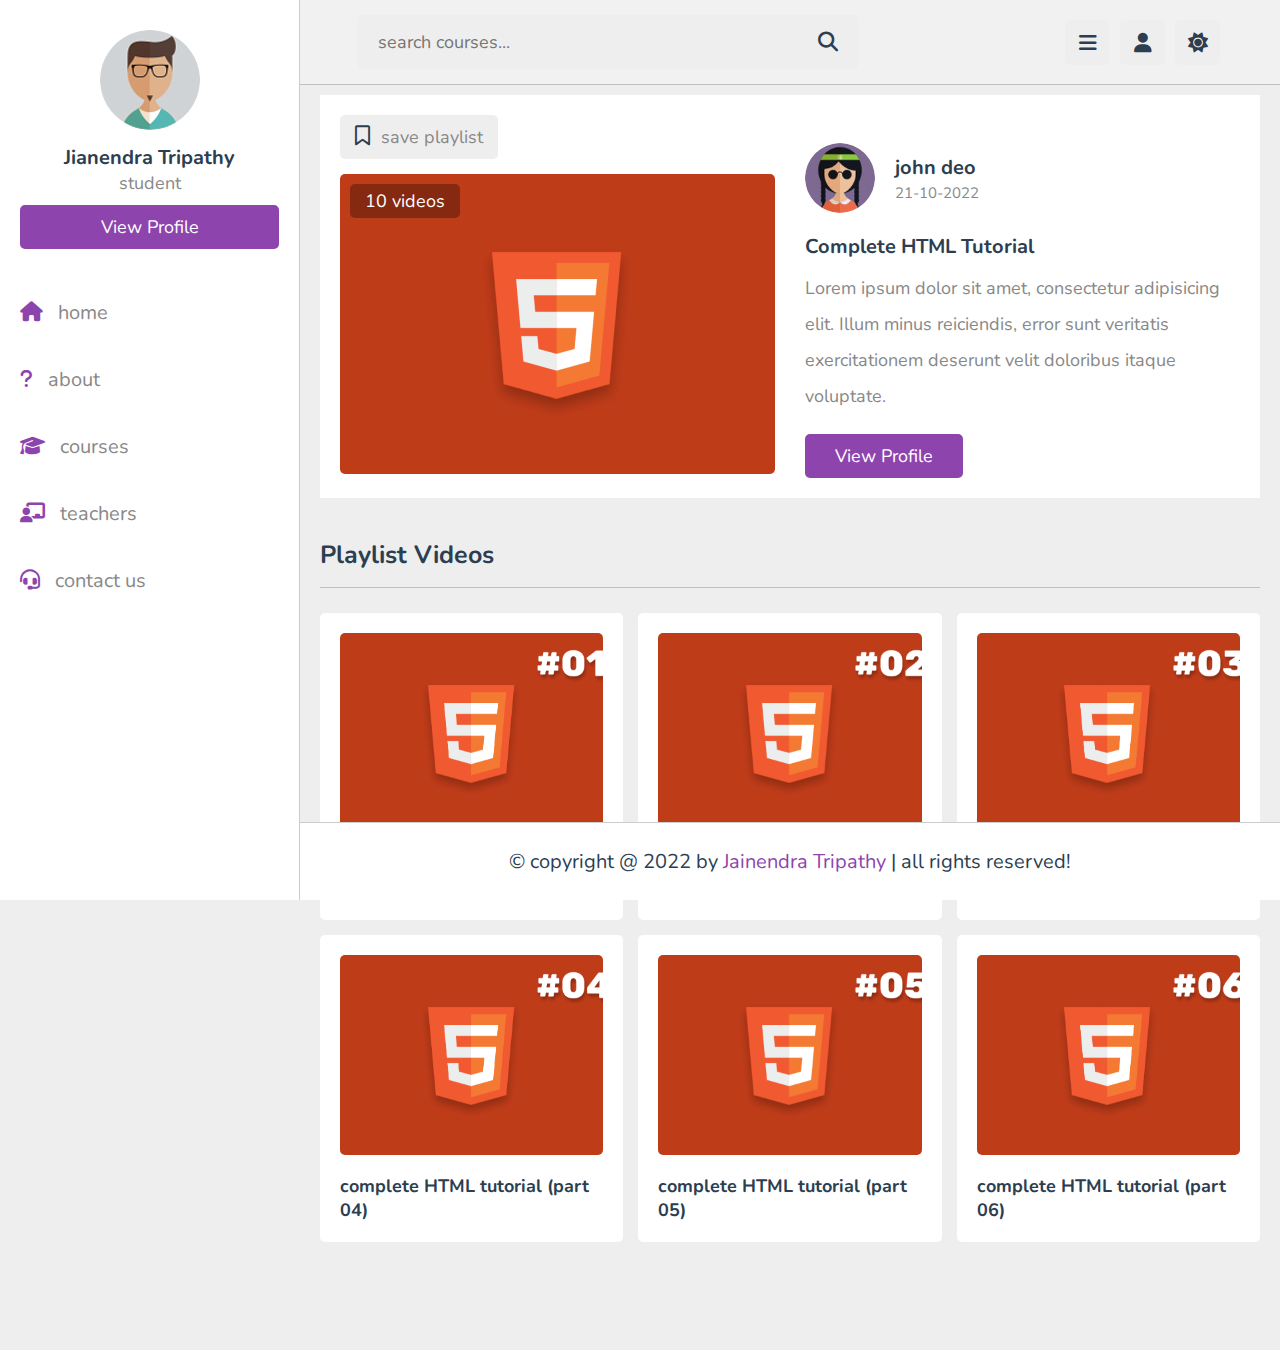
<file: project/desgin/playlist.html>
<!DOCTYPE html>
<html lang="en">
<head>
   <meta charset="UTF-8">
   <meta http-equiv="X-UA-Compatible" content="IE=edge">
   <meta name="viewport" content="width=device-width, initial-scale=1.0">
   <title>video playlist</title>

   <!-- font awesome cdn link  -->
   <link rel="stylesheet" href="https://cdnjs.cloudflare.com/ajax/libs/font-awesome/6.1.2/css/all.min.css">

   <!-- custom css file link  -->
   <link rel="stylesheet" href="css/style.css">

</head>
<body>

<header class="header">
   
   <section class="flex">

      <a href="home.html" class="logo">ProgenX</a>

      <form action="search.html" method="post" class="search-form">
         <input type="text" name="search_box" required placeholder="search courses..." maxlength="100">
         <button type="submit" class="fas fa-search"></button>
      </form>

      <div class="icons">
         <div id="menu-btn" class="fas fa-bars"></div>
         <div id="search-btn" class="fas fa-search"></div>
         <div id="user-btn" class="fas fa-user"></div>
         <div id="toggle-btn" class="fas fa-sun"></div>
      </div>

      <div class="profile">
         <img src="images/pic-1.jpg" class="image" alt="">
         <h3 class="name">Jainendra Tripathy</h3>
         <p class="role">student</p>
         <a href="profile.html" class="btn">view profile</a>
         <div class="flex-btn">
            <a href="login.html" class="option-btn">login</a>
            <a href="register.html" class="option-btn">register</a>
         </div>
      </div>

   </section>

</header>   

<div class="side-bar">

   <div id="close-btn">
      <i class="fas fa-times"></i>
   </div>

   <div class="profile">
      <img src="images/pic-1.jpg" class="image" alt="">
      <h3 class="name">Jianendra Tripathy</h3>
      <p class="role">student</p>
      <a href="profile.html" class="btn">view profile</a>
   </div>

   <nav class="navbar">
      <a href="home.html"><i class="fas fa-home"></i><span>home</span></a>
      <a href="about.html"><i class="fas fa-question"></i><span>about</span></a>
      <a href="courses.html"><i class="fas fa-graduation-cap"></i><span>courses</span></a>
      <a href="teachers.html"><i class="fas fa-chalkboard-user"></i><span>teachers</span></a>
      <a href="contact.html"><i class="fas fa-headset"></i><span>contact us</span></a>
   </nav>

</div>

<section class="playlist-details">

   <h1 class="heading">playlist details</h1>

   <div class="row">

      <div class="column">
         <form action="" method="post" class="save-playlist">
            <button type="submit"><i class="far fa-bookmark"></i> <span>save playlist</span></button>
         </form>
   
         <div class="thumb">
            <img src="images/thumb-1.png" alt="">
            <span>10 videos</span>
         </div>
      </div>
      <div class="column">
         <div class="tutor">
            <img src="images/pic-2.jpg" alt="">
            <div>
               <h3>john deo</h3>
               <span>21-10-2022</span>
            </div>
         </div>
   
         <div class="details">
            <h3>complete HTML tutorial</h3>
            <p>Lorem ipsum dolor sit amet, consectetur adipisicing elit. Illum minus reiciendis, error sunt veritatis exercitationem deserunt velit doloribus itaque voluptate.</p>
            <a href="teacher_profile.html" class="inline-btn">view profile</a>
         </div>
      </div>
   </div>

</section>

<section class="playlist-videos">

   <h1 class="heading">playlist videos</h1>

   <div class="box-container">

      <a class="box" href="https://www.youtube.com/watch?v=HcOc7P5BMi4">
         <i class="fas fa-play"></i>
         <img src="images/post-1-1.png" alt="">
         <h3>complete HTML tutorial (part 01)</h3>
      </a>

      <a class="box" href="watch-video.html">
         <i class="fas fa-play"></i>
         <img src="images/post-1-2.png" alt="">
         <h3>complete HTML tutorial (part 02)</h3>
      </a>

      <a class="box" href="watch-video.html">
         <i class="fas fa-play"></i>
         <img src="images/post-1-3.png" alt="">
         <h3>complete HTML tutorial (part 03)</h3>
      </a>

      <a class="box" href="watch-video.html">
         <i class="fas fa-play"></i>
         <img src="images/post-1-4.png" alt="">
         <h3>complete HTML tutorial (part 04)</h3>
      </a>

      <a class="box" href="watch-video.html">
         <i class="fas fa-play"></i>
         <img src="images/post-1-5.png" alt="">
         <h3>complete HTML tutorial (part 05)</h3>
      </a>

      <a class="box" href="watch-video.html">
         <i class="fas fa-play"></i>
         <img src="images/post-1-6.png" alt="">
         <h3>complete HTML tutorial (part 06)</h3>
      </a>

   </div>

</section>













<footer class="footer">

   &copy; copyright @ 2022 by <span>Jainendra Tripathy</span> | all rights reserved!

</footer>

<!-- custom js file link  -->
<script src="js/script.js"></script>

   
</body>
</html>
</file>
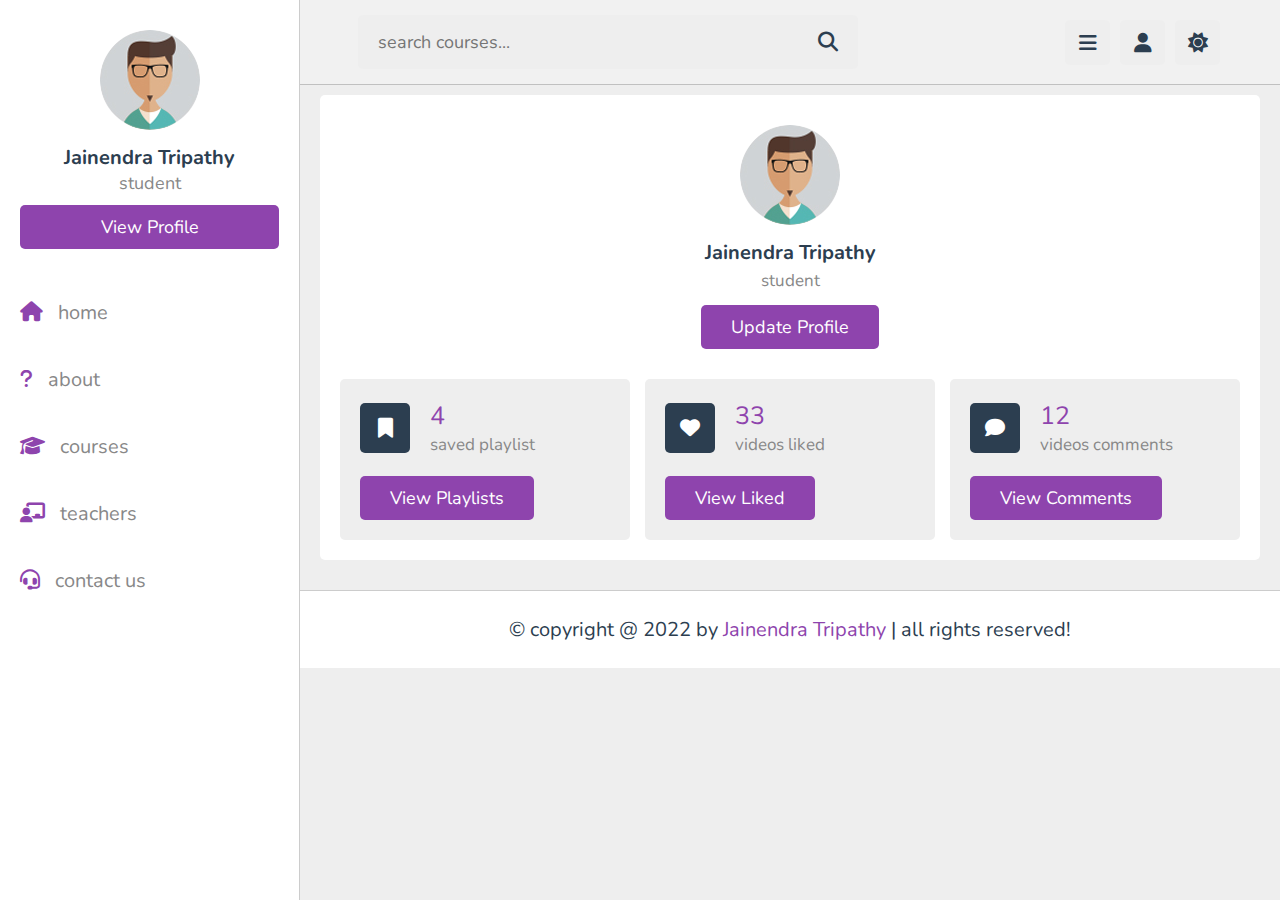
<file: project/desgin/profile.html>
<!DOCTYPE html>
<html lang="en">
<head>
   <meta charset="UTF-8">
   <meta http-equiv="X-UA-Compatible" content="IE=edge">
   <meta name="viewport" content="width=device-width, initial-scale=1.0">
   <title>Profile</title>

   <!-- font awesome cdn link  -->
   <link rel="stylesheet" href="https://cdnjs.cloudflare.com/ajax/libs/font-awesome/6.1.2/css/all.min.css">

   <!-- custom css file link  -->
   <link rel="stylesheet" href="css/style.css">

</head>
<body>

<header class="header">
   
   <section class="flex">

      <a href="home.html" class="logo">ProgenX</a>

      <form action="search.html" method="post" class="search-form">
         <input type="text" name="search_box" required placeholder="search courses..." maxlength="100">
         <button type="submit" class="fas fa-search"></button>
      </form>

      <div class="icons">
         <div id="menu-btn" class="fas fa-bars"></div>
         <div id="search-btn" class="fas fa-search"></div>
         <div id="user-btn" class="fas fa-user"></div>
         <div id="toggle-btn" class="fas fa-sun"></div>
      </div>

      <div class="profile">
         <img src="images/pic-1.jpg" class="image" alt="">
         <h3 class="name">Jainendra Tripathy</h3>
         <p class="role">student</p>
         <a href="profile.html" class="btn">view profile</a>
         <div class="flex-btn">
            <a href="login.html" class="option-btn">login</a>
            <a href="register.html" class="option-btn">register</a>
         </div>
      </div>

   </section>

</header>   

<div class="side-bar">

   <div id="close-btn">
      <i class="fas fa-times"></i>
   </div>

   <div class="profile">
      <img src="images/pic-1.jpg" class="image" alt="">
      <h3 class="name">Jainendra Tripathy</h3>
      <p class="role">student</p>
      <a href="profile.html" class="btn">view profile</a>
   </div>

   <nav class="navbar">
      <a href="home.html"><i class="fas fa-home"></i><span>home</span></a>
      <a href="about.html"><i class="fas fa-question"></i><span>about</span></a>
      <a href="courses.html"><i class="fas fa-graduation-cap"></i><span>courses</span></a>
      <a href="teachers.html"><i class="fas fa-chalkboard-user"></i><span>teachers</span></a>
      <a href="contact.html"><i class="fas fa-headset"></i><span>contact us</span></a>
   </nav>

</div>

<section class="user-profile">

   <h1 class="heading">your profile</h1>

   <div class="info">

      <div class="user">
         <img src="images/pic-1.jpg" alt="">
         <h3>Jainendra Tripathy</h3>
         <p>student</p>
         <a href="update.html" class="inline-btn">update profile</a>
      </div>
   
      <div class="box-container">
   
         <div class="box">
            <div class="flex">
               <i class="fas fa-bookmark"></i>
               <div>
                  <span>4</span>
                  <p>saved playlist</p>
               </div>
            </div>
            <a href="#" class="inline-btn">view playlists</a>
         </div>
   
         <div class="box">
            <div class="flex">
               <i class="fas fa-heart"></i>
               <div>
                  <span>33</span>
                  <p>videos liked</p>
               </div>
            </div>
            <a href="#" class="inline-btn">view liked</a>
         </div>
   
         <div class="box">
            <div class="flex">
               <i class="fas fa-comment"></i>
               <div>
                  <span>12</span>
                  <p>videos comments</p>
               </div>
            </div>
            <a href="#" class="inline-btn">view comments</a>
         </div>
   
      </div>
   </div>

</section>














<footer class="footer">

   &copy; copyright @ 2022 by <span>Jainendra Tripathy</span> | all rights reserved!

</footer>

<!-- custom js file link  -->
<script src="js/script.js"></script>

   
</body>
</html>
</file>
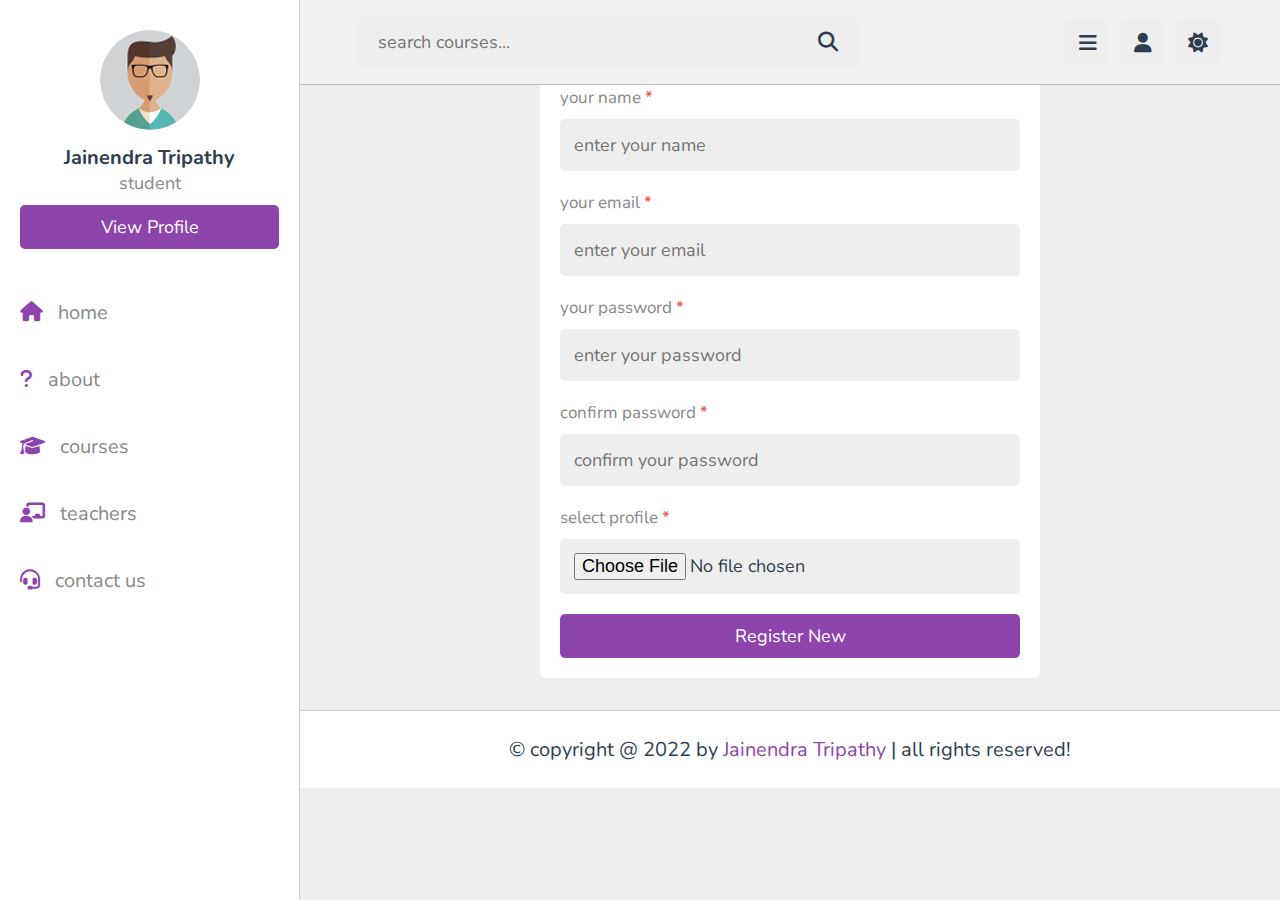
<file: project/desgin/register.html>
<!DOCTYPE html>
<html lang="en">
<head>
   <meta charset="UTF-8">
   <meta http-equiv="X-UA-Compatible" content="IE=edge">
   <meta name="viewport" content="width=device-width, initial-scale=1.0">
   <title>Register</title>

   <!-- font awesome cdn link  -->
   <link rel="stylesheet" href="https://cdnjs.cloudflare.com/ajax/libs/font-awesome/6.1.2/css/all.min.css">

   <!-- custom css file link  -->
   <link rel="stylesheet" href="css/style.css">

</head>
<body>

<header class="header">
   
   <section class="flex">

      <a href="home.html" class="logo">ProgenX</a>

      <form action="search.html" method="post" class="search-form">
         <input type="text" name="search_box" required placeholder="search courses..." maxlength="100">
         <button type="submit" class="fas fa-search"></button>
      </form>

      <div class="icons">
         <div id="menu-btn" class="fas fa-bars"></div>
         <div id="search-btn" class="fas fa-search"></div>
         <div id="user-btn" class="fas fa-user"></div>
         <div id="toggle-btn" class="fas fa-sun"></div>
      </div>

      <div class="profile">
         <img src="images/pic-1.jpg" class="image" alt="">
         <h3 class="name">Jainendra Tripathy</h3>
         <p class="role">student</p>
         <a href="profile.html" class="btn">view profile</a>
         <div class="flex-btn">
            <a href="login.html" class="option-btn">login</a>
            <a href="register.html" class="option-btn">register</a>
         </div>
      </div>

   </section>

</header>   

<div class="side-bar">

   <div id="close-btn">
      <i class="fas fa-times"></i>
   </div>

   <div class="profile">
      <img src="images/pic-1.jpg" class="image" alt="">
      <h3 class="name">Jainendra Tripathy</h3>
      <p class="role">student</p>
      <a href="profile.html" class="btn">view profile</a>
   </div>

   <nav class="navbar">
      <a href="home.html"><i class="fas fa-home"></i><span>home</span></a>
      <a href="about.html"><i class="fas fa-question"></i><span>about</span></a>
      <a href="courses.html"><i class="fas fa-graduation-cap"></i><span>courses</span></a>
      <a href="teachers.html"><i class="fas fa-chalkboard-user"></i><span>teachers</span></a>
      <a href="contact.html"><i class="fas fa-headset"></i><span>contact us</span></a>
   </nav>

</div>

<section class="form-container">

   <form action="" method="post" enctype="multipart/form-data">
      <h3>register now</h3>
      <p>your name <span>*</span></p>
      <input type="text" name="name" placeholder="enter your name" required maxlength="50" class="box">
      <p>your email <span>*</span></p>
      <input type="email" name="email" placeholder="enter your email" required maxlength="50" class="box">
      <p>your password <span>*</span></p>
      <input type="password" name="pass" placeholder="enter your password" required maxlength="20" class="box">
      <p>confirm password <span>*</span></p>
      <input type="password" name="c_pass" placeholder="confirm your password" required maxlength="20" class="box">
      <p>select profile <span>*</span></p>
      <input type="file" accept="image/*" required class="box">
      <input type="submit" value="register new" name="submit" class="btn">
   </form>

</section>















<footer class="footer">

   &copy; copyright @ 2022 by <span>Jainendra Tripathy</span> | all rights reserved!

</footer>

<!-- custom js file link  -->
<script src="js/script.js"></script>

   
</body>
</html>
</file>
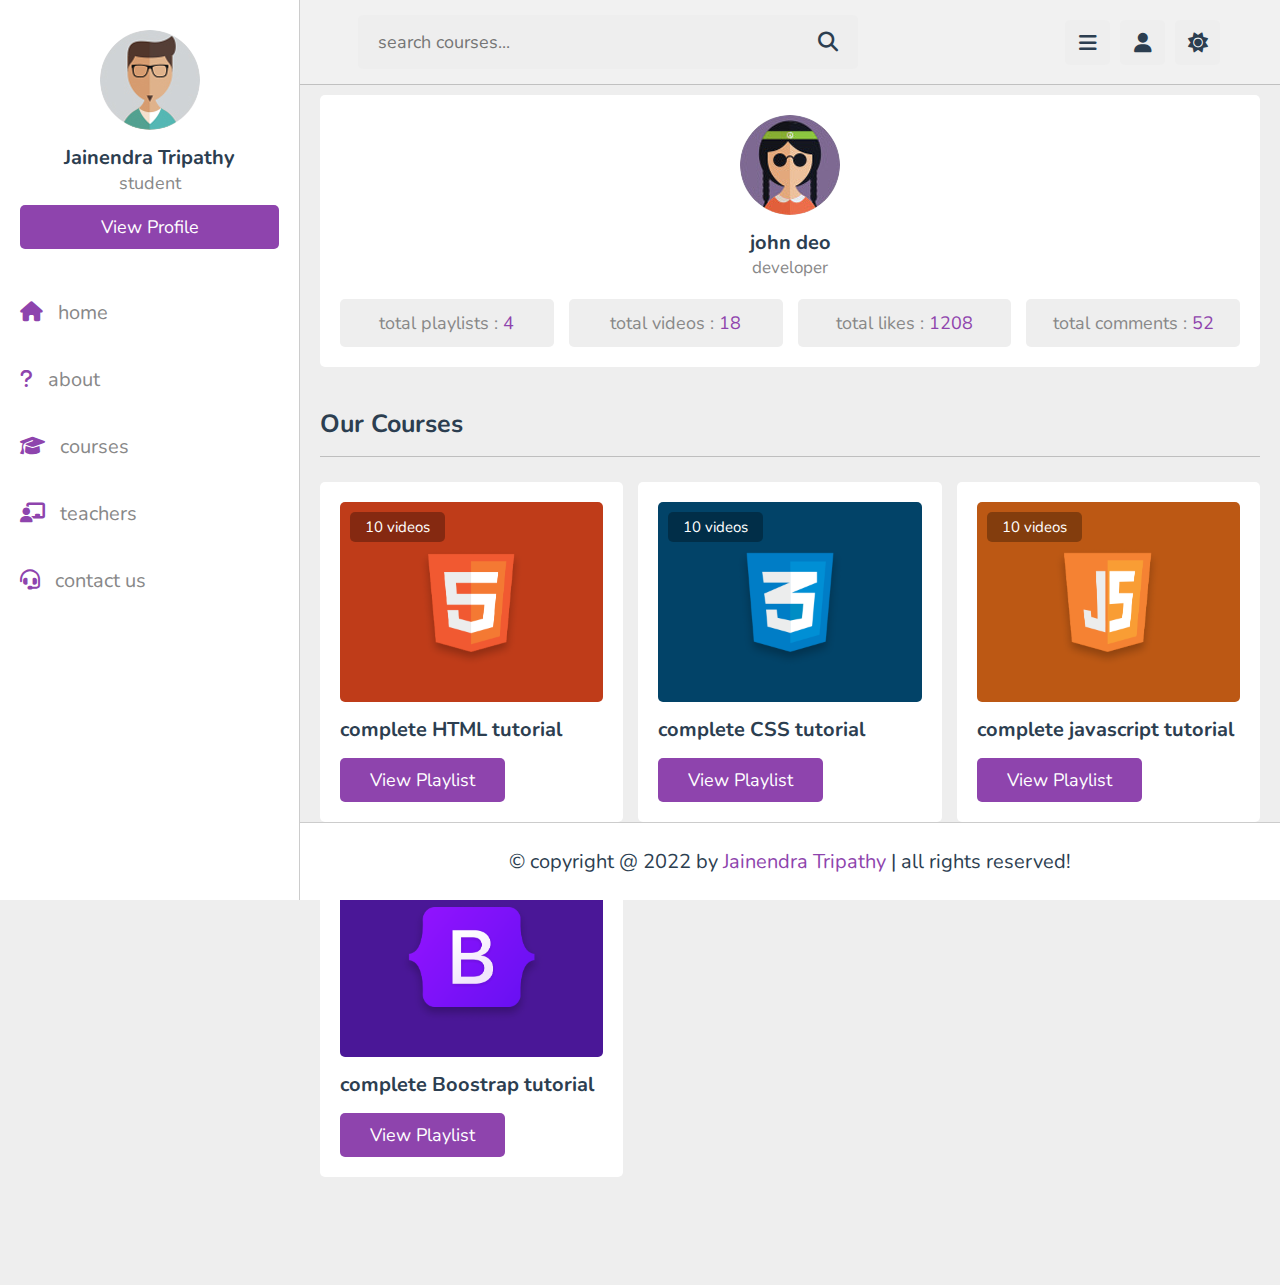
<file: project/desgin/teacher_profile.html>
<!DOCTYPE html>
<html lang="en">
<head>
   <meta charset="UTF-8">
   <meta http-equiv="X-UA-Compatible" content="IE=edge">
   <meta name="viewport" content="width=device-width, initial-scale=1.0">
   <title>tutor profile</title>

   <!-- font awesome cdn link  -->
   <link rel="stylesheet" href="https://cdnjs.cloudflare.com/ajax/libs/font-awesome/6.1.2/css/all.min.css">

   <!-- custom css file link  -->
   <link rel="stylesheet" href="css/style.css">

</head>
<body>

<header class="header">
   
   <section class="flex">

      <a href="home.html" class="logo">ProgenX</a>

      <form action="search.html" method="post" class="search-form">
         <input type="text" name="search_box" required placeholder="search courses..." maxlength="100">
         <button type="submit" class="fas fa-search"></button>
      </form>

      <div class="icons">
         <div id="menu-btn" class="fas fa-bars"></div>
         <div id="search-btn" class="fas fa-search"></div>
         <div id="user-btn" class="fas fa-user"></div>
         <div id="toggle-btn" class="fas fa-sun"></div>
      </div>

      <div class="profile">
         <img src="images/pic-1.jpg" class="image" alt="">
         <h3 class="name">Jainendra Tripthy</h3>
         <p class="role">student</p>
         <a href="profile.html" class="btn">view profile</a>
         <div class="flex-btn">
            <a href="login.html" class="option-btn">login</a>
            <a href="register.html" class="option-btn">register</a>
         </div>
      </div>

   </section>

</header>   

<div class="side-bar">

   <div id="close-btn">
      <i class="fas fa-times"></i>
   </div>

   <div class="profile">
      <img src="images/pic-1.jpg" class="image" alt="">
      <h3 class="name">Jainendra Tripathy</h3>
      <p class="role">student</p>
      <a href="profile.html" class="btn">view profile</a>
   </div>

   <nav class="navbar">
      <a href="home.html"><i class="fas fa-home"></i><span>home</span></a>
      <a href="about.html"><i class="fas fa-question"></i><span>about</span></a>
      <a href="courses.html"><i class="fas fa-graduation-cap"></i><span>courses</span></a>
      <a href="teachers.html"><i class="fas fa-chalkboard-user"></i><span>teachers</span></a>
      <a href="contact.html"><i class="fas fa-headset"></i><span>contact us</span></a>
   </nav>

</div>

<section class="teacher-profile">

   <h1 class="heading">profile details</h1>

   <div class="details">
      <div class="tutor">
         <img src="images/pic-2.jpg" alt="">
         <h3>john deo</h3>
         <span>developer</span>
      </div>
      <div class="flex">
         <p>total playlists : <span>4</span></p>
         <p>total videos : <span>18</span></p>
         <p>total likes : <span>1208</span></p>
         <p>total comments : <span>52</span></p>
      </div>
   </div>

</section>

<section class="courses">

   <h1 class="heading">our courses</h1>

   <div class="box-container">

      <div class="box">
         <div class="thumb">
            <img src="images/thumb-1.png" alt="">
            <span>10 videos</span>
         </div>
         <h3 class="title">complete HTML tutorial</h3>
         <a href="playlist.html" class="inline-btn">view playlist</a>
      </div>

      <div class="box">
         <div class="thumb">
            <img src="images/thumb-2.png" alt="">
            <span>10 videos</span>
         </div>
         <h3 class="title">complete CSS tutorial</h3>
         <a href="playlist.html" class="inline-btn">view playlist</a>
      </div>

      <div class="box">
         <div class="thumb">
            <img src="images/thumb-3.png" alt="">
            <span>10 videos</span>
         </div>
         <h3 class="title">complete javascript tutorial</h3>
         <a href="playlist.html" class="inline-btn">view playlist</a>
      </div>

      <div class="box">
         <div class="thumb">
            <img src="images/thumb-4.png" alt="">
            <span>10 videos</span>
         </div>
         <h3 class="title">complete Boostrap tutorial</h3>
         <a href="playlist.html" class="inline-btn">view playlist</a>
      </div>

   </div>

</section>












<footer class="footer">

   &copy; copyright @ 2022 by <span>Jainendra Tripathy</span> | all rights reserved!

</footer>

<!-- custom js file link  -->
<script src="js/script.js"></script>

   
</body>
</html>
</file>
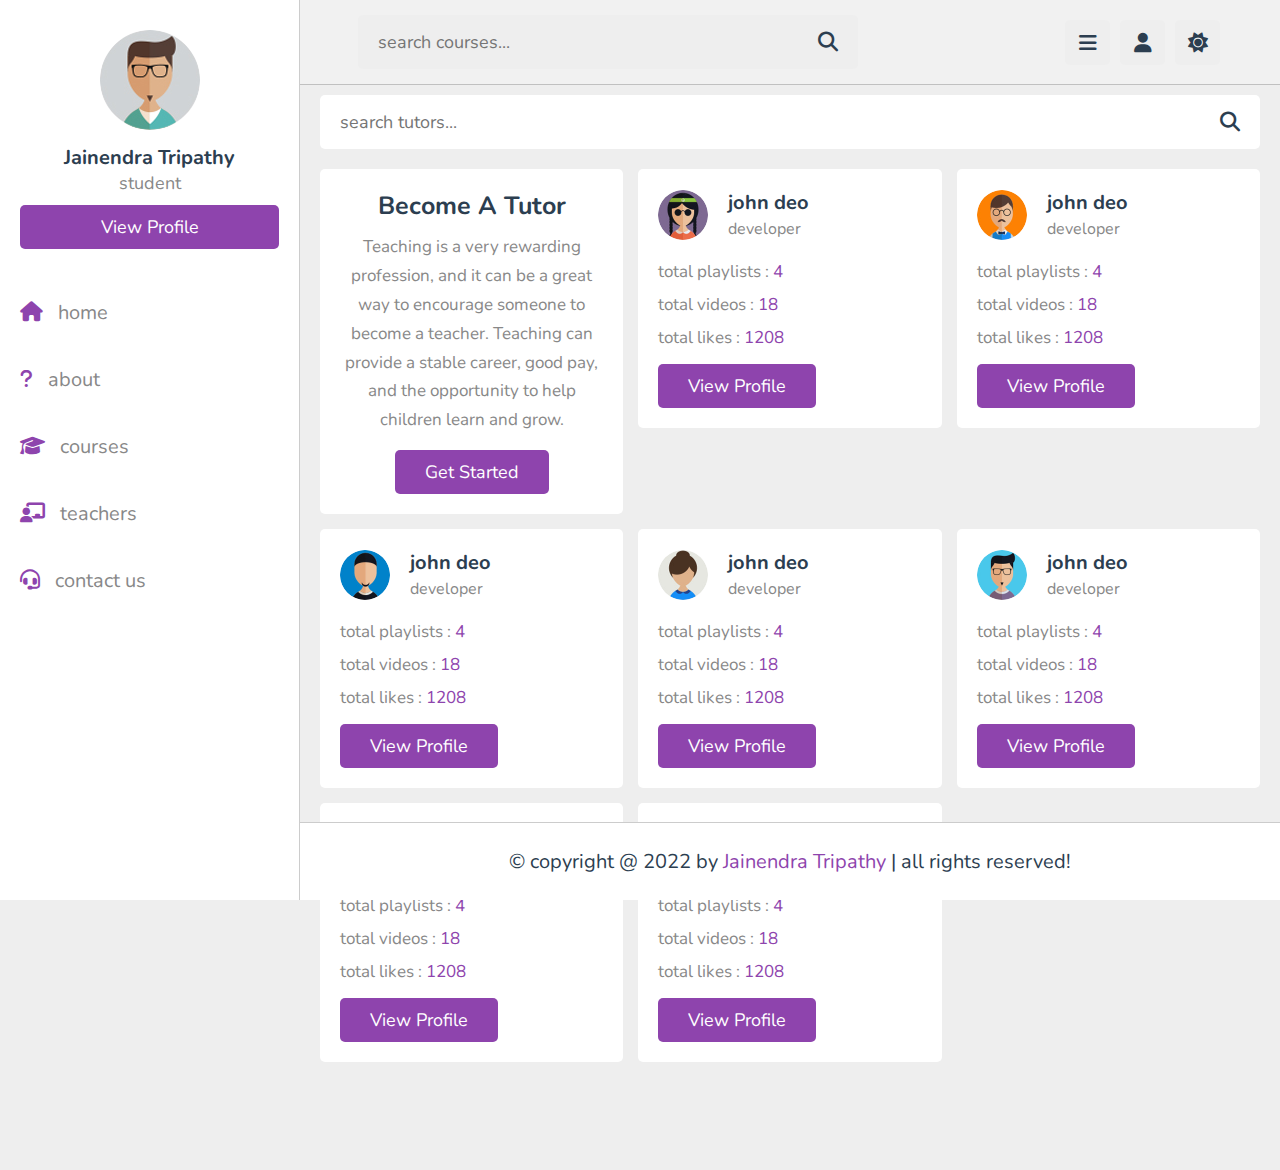
<file: project/desgin/teachers.html>
<!DOCTYPE html>
<html lang="en">
<head>
   <meta charset="UTF-8">
   <meta http-equiv="X-UA-Compatible" content="IE=edge">
   <meta name="viewport" content="width=device-width, initial-scale=1.0">
   <title>teachers</title>

   <!-- font awesome cdn link  -->
   <link rel="stylesheet" href="https://cdnjs.cloudflare.com/ajax/libs/font-awesome/6.1.2/css/all.min.css">

   <!-- custom css file link  -->
   <link rel="stylesheet" href="css/style.css">

</head>
<body>

<header class="header">
   
   <section class="flex">

      <a href="home.html" class="logo">ProgenX</a>

      <form action="search.html" method="post" class="search-form">
         <input type="text" name="search_box" required placeholder="search courses..." maxlength="100">
         <button type="submit" class="fas fa-search"></button>
      </form>

      <div class="icons">
         <div id="menu-btn" class="fas fa-bars"></div>
         <div id="search-btn" class="fas fa-search"></div>
         <div id="user-btn" class="fas fa-user"></div>
         <div id="toggle-btn" class="fas fa-sun"></div>
      </div>

      <div class="profile">
         <img src="images/pic-1.jpg" class="image" alt="">
         <h3 class="name">Jainendra Tripathy</h3>
         <p class="role">student</p>
         <a href="profile.html" class="btn">view profile</a>
         <div class="flex-btn">
            <a href="login.html" class="option-btn">login</a>
            <a href="register.html" class="option-btn">register</a>
         </div>
      </div>

   </section>

</header>   

<div class="side-bar">

   <div id="close-btn">
      <i class="fas fa-times"></i>
   </div>

   <div class="profile">
      <img src="images/pic-1.jpg" class="image" alt="">
      <h3 class="name">Jainendra Tripathy</h3>
      <p class="role">student</p>
      <a href="profile.html" class="btn">view profile</a>
   </div>

   <nav class="navbar">
      <a href="home.html"><i class="fas fa-home"></i><span>home</span></a>
      <a href="about.html"><i class="fas fa-question"></i><span>about</span></a>
      <a href="courses.html"><i class="fas fa-graduation-cap"></i><span>courses</span></a>
      <a href="teachers.html"><i class="fas fa-chalkboard-user"></i><span>teachers</span></a>
      <a href="contact.html"><i class="fas fa-headset"></i><span>contact us</span></a>
   </nav>

</div>

<section class="teachers">

   <h1 class="heading">expert teachers</h1>

   <form action="" method="post" class="search-tutor">
      <input type="text" name="search_box" placeholder="search tutors..." required maxlength="100">
      <button type="submit" class="fas fa-search" name="search_tutor"></button>
   </form>

   <div class="box-container">

      <div class="box offer">
         <h3>become a tutor</h3>
         <p>Teaching is a very rewarding profession, and it can be a great way to encourage someone to become a teacher.
             Teaching can provide a stable career, good pay, and the opportunity to help children learn and grow.</p>
         <a href="register.html" class="inline-btn">get started</a>
      </div>

      <div class="box">
         <div class="tutor">
            <img src="images/pic-2.jpg" alt="">
            <div>
               <h3>john deo</h3>
               <span>developer</span>
            </div>
         </div>
         <p>total playlists : <span>4</span></p>
         <p>total videos : <span>18</span></p>
         <p>total likes : <span>1208</span></p>
         <a href="teacher_profile.html" class="inline-btn">view profile</a>
      </div>

      <div class="box">
         <div class="tutor">
            <img src="images/pic-3.jpg" alt="">
            <div>
               <h3>john deo</h3>
               <span>developer</span>
            </div>
         </div>
         <p>total playlists : <span>4</span></p>
         <p>total videos : <span>18</span></p>
         <p>total likes : <span>1208</span></p>
         <a href="teacher_profile.html" class="inline-btn">view profile</a>
      </div>

      <div class="box">
         <div class="tutor">
            <img src="images/pic-4.jpg" alt="">
            <div>
               <h3>john deo</h3>
               <span>developer</span>
            </div>
         </div>
         <p>total playlists : <span>4</span></p>
         <p>total videos : <span>18</span></p>
         <p>total likes : <span>1208</span></p>
         <a href="teacher_profile.html" class="inline-btn">view profile</a>
      </div>

      <div class="box">
         <div class="tutor">
            <img src="images/pic-5.jpg" alt="">
            <div>
               <h3>john deo</h3>
               <span>developer</span>
            </div>
         </div>
         <p>total playlists : <span>4</span></p>
         <p>total videos : <span>18</span></p>
         <p>total likes : <span>1208</span></p>
         <a href="teacher_profile.html" class="inline-btn">view profile</a>
      </div>

      <div class="box">
         <div class="tutor">
            <img src="images/pic-6.jpg" alt="">
            <div>
               <h3>john deo</h3>
               <span>developer</span>
            </div>
         </div>
         <p>total playlists : <span>4</span></p>
         <p>total videos : <span>18</span></p>
         <p>total likes : <span>1208</span></p>
         <a href="teacher_profile.html" class="inline-btn">view profile</a>
      </div>

      <div class="box">
         <div class="tutor">
            <img src="images/pic-7.jpg" alt="">
            <div>
               <h3>john deo</h3>
               <span>developer</span>
            </div>
         </div>
         <p>total playlists : <span>4</span></p>
         <p>total videos : <span>18</span></p>
         <p>total likes : <span>1208</span></p>
         <a href="teacher_profile.html" class="inline-btn">view profile</a>
      </div>

      <div class="box">
         <div class="tutor">
            <img src="images/pic-8.jpg" alt="">
            <div>
               <h3>john deo</h3>
               <span>developer</span>
            </div>
         </div>
         <p>total playlists : <span>4</span></p>
         <p>total videos : <span>18</span></p>
         <p>total likes : <span>1208</span></p>
         <a href="teacher_profile.html" class="inline-btn">view profile</a>
      </div>

   </div>

</section>














<footer class="footer">

   &copy; copyright @ 2022 by <span>Jainendra Tripathy</span> | all rights reserved!

</footer>

<!-- custom js file link  -->
<script src="js/script.js"></script>

   
</body>
</html>
</file>
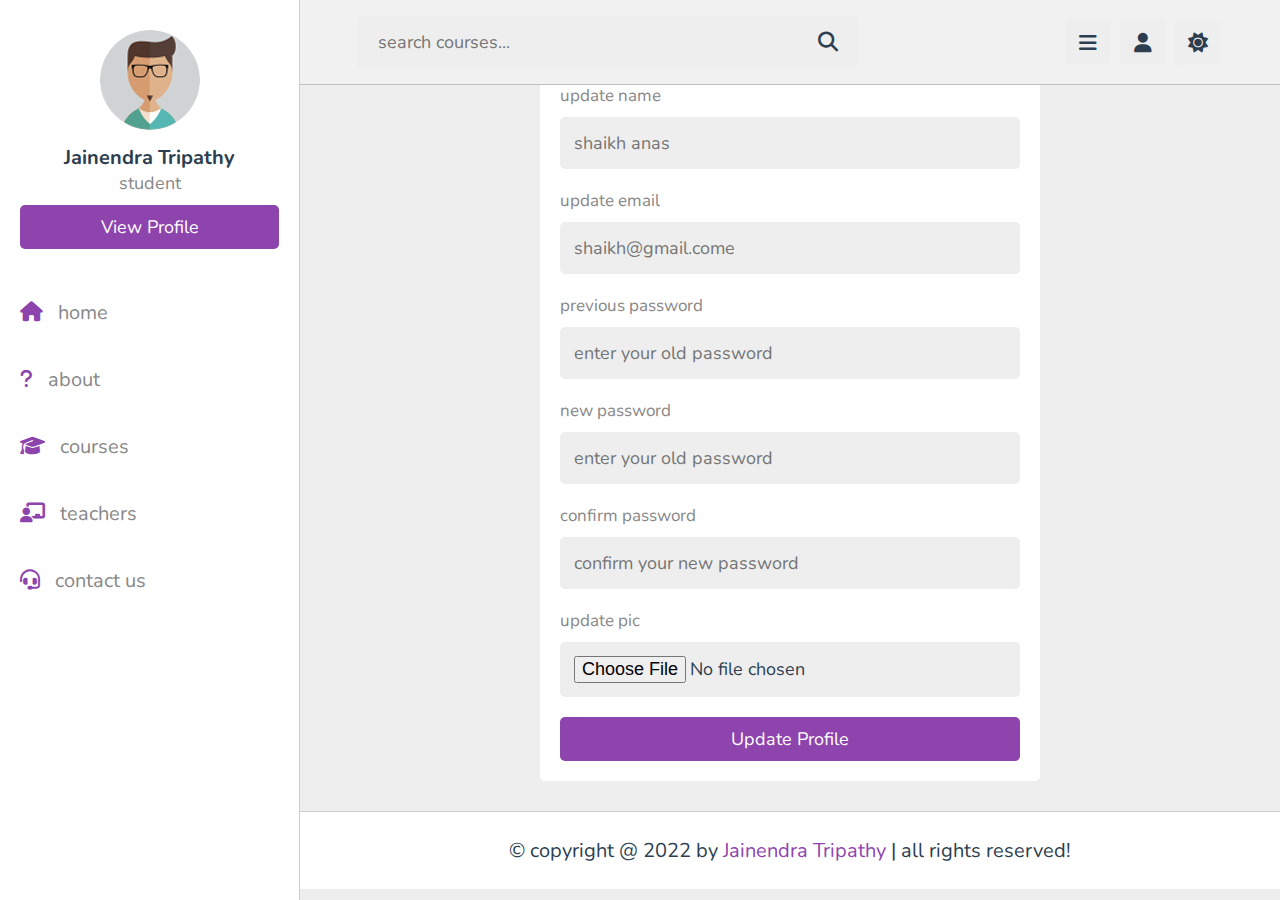
<file: project/desgin/update.html>
<!DOCTYPE html>
<html lang="en">
<head>
   <meta charset="UTF-8">
   <meta http-equiv="X-UA-Compatible" content="IE=edge">
   <meta name="viewport" content="width=device-width, initial-scale=1.0">
   <title>update</title>

   <!-- font awesome cdn link  -->
   <link rel="stylesheet" href="https://cdnjs.cloudflare.com/ajax/libs/font-awesome/6.1.2/css/all.min.css">

   <!-- custom css file link  -->
   <link rel="stylesheet" href="css/style.css">

</head>
<body>

<header class="header">
   
   <section class="flex">

      <a href="home.html" class="logo">ProgenX</a>

      <form action="search.html" method="post" class="search-form">
         <input type="text" name="search_box" required placeholder="search courses..." maxlength="100">
         <button type="submit" class="fas fa-search"></button>
      </form>

      <div class="icons">
         <div id="menu-btn" class="fas fa-bars"></div>
         <div id="search-btn" class="fas fa-search"></div>
         <div id="user-btn" class="fas fa-user"></div>
         <div id="toggle-btn" class="fas fa-sun"></div>
      </div>

      <div class="profile">
         <img src="images/pic-1.jpg" class="image" alt="">
         <h3 class="name">Jainendra Tripathy</h3>
         <p class="role">student</p>
         <a href="profile.html" class="btn">view profile</a>
         <div class="flex-btn">
            <a href="login.html" class="option-btn">login</a>
            <a href="register.html" class="option-btn">register</a>
         </div>
      </div>

   </section>

</header>   

<div class="side-bar">

   <div id="close-btn">
      <i class="fas fa-times"></i>
   </div>

   <div class="profile">
      <img src="images/pic-1.jpg" class="image" alt="">
      <h3 class="name">Jainendra Tripathy</h3>
      <p class="role">student</p>
      <a href="profile.html" class="btn">view profile</a>
   </div>

   <nav class="navbar">
      <a href="home.html"><i class="fas fa-home"></i><span>home</span></a>
      <a href="about.html"><i class="fas fa-question"></i><span>about</span></a>
      <a href="courses.html"><i class="fas fa-graduation-cap"></i><span>courses</span></a>
      <a href="teachers.html"><i class="fas fa-chalkboard-user"></i><span>teachers</span></a>
      <a href="contact.html"><i class="fas fa-headset"></i><span>contact us</span></a>
   </nav>

</div>

<section class="form-container">

   <form action="" method="post" enctype="multipart/form-data">
      <h3>update profile</h3>
      <p>update name</p>
      <input type="text" name="name" placeholder="shaikh anas" maxlength="50" class="box">
      <p>update email</p>
      <input type="email" name="email" placeholder="shaikh@gmail.come" maxlength="50" class="box">
      <p>previous password</p>
      <input type="password" name="old_pass" placeholder="enter your old password" maxlength="20" class="box">
      <p>new password</p>
      <input type="password" name="new_pass" placeholder="enter your old password" maxlength="20" class="box">
      <p>confirm password</p>
      <input type="password" name="c_pass" placeholder="confirm your new password" maxlength="20" class="box">
      <p>update pic</p>
      <input type="file" accept="image/*" class="box">
      <input type="submit" value="update profile" name="submit" class="btn">
   </form>

</section>















<footer class="footer">

   &copy; copyright @ 2022 by <span>Jainendra Tripathy</span> | all rights reserved!

</footer>

<!-- custom js file link  -->
<script src="js/script.js"></script>

   
</body>
</html>
</file>
<file: project/login-page-in-html-with-css-code/style.css>
body {
  background-image: linear-gradient(135deg, #FAB2FF 10%, #1904E5 100%);
  background-size: cover;
  background-repeat: no-repeat;
  background-attachment: fixed;
  font-family: "Open Sans", sans-serif;
  color: #333333;
}

.box-form {
  margin: 0 auto;
  width: 80%;
  background: #FFFFFF;
  border-radius: 10px;
  overflow: hidden;
  display: flex;
  flex: 1 1 100%;
  align-items: stretch;
  justify-content: space-between;
  box-shadow: 0 0 20px 6px #090b6f85;
}
@media (max-width: 980px) {
  .box-form {
    flex-flow: wrap;
    text-align: center;
    align-content: center;
    align-items: center;
  }
}
.box-form div {
  height: auto;
}
.box-form .left {
  color: #FFFFFF;
  background-size: cover;
  background-repeat: no-repeat;
  background-image: url("https://i.pinimg.com/736x/5d/73/ea/5d73eaabb25e3805de1f8cdea7df4a42--tumblr-backgrounds-iphone-phone-wallpapers-iphone-wallaper-tumblr.jpg");
  overflow: hidden;
}
.box-form .left .overlay {
  padding: 30px;
  width: 100%;
  height: 100%;
  background: #5961f9ad;
  overflow: hidden;
  box-sizing: border-box;
}
.box-form .left .overlay h1 {
  font-size: 10vmax;
  line-height: 1;
  font-weight: 900;
  margin-top: 40px;
  margin-bottom: 20px;
}
.box-form .left .overlay span p {
  margin-top: 30px;
  font-weight: 900;
}
.box-form .left .overlay span a {
  background: #3b5998;
  color: #FFFFFF;
  margin-top: 10px;
  padding: 14px 50px;
  border-radius: 100px;
  display: inline-block;
  box-shadow: 0 3px 6px 1px #042d4657;
}
.box-form .left .overlay span a:last-child {
  background: #1dcaff;
  margin-left: 30px;
}
.box-form .right {
  padding: 40px;
  overflow: hidden;
}
@media (max-width: 980px) {
  .box-form .right {
    width: 100%;
  }
}
.box-form .right h5 {
  font-size: 6vmax;
  line-height: 0;
}
.box-form .right p {
  font-size: 14px;
  color: #B0B3B9;
}
.box-form .right .inputs {
  overflow: hidden;
}
.box-form .right input {
  width: 100%;
  padding: 10px;
  margin-top: 25px;
  font-size: 16px;
  border: none;
  outline: none;
  border-bottom: 2px solid #B0B3B9;
}
.box-form .right .remember-me--forget-password {
  display: flex;
  justify-content: space-between;
  align-items: center;
}
.box-form .right .remember-me--forget-password input {
  margin: 0;
  margin-right: 7px;
  width: auto;
}
.box-form .right button {
  float: right;
  color: #fff;
  font-size: 16px;
  padding: 12px 35px;
  border-radius: 50px;
  display: inline-block;
  border: 0;
  outline: 0;
  box-shadow: 0px 4px 20px 0px #49c628a6;
  background-image: linear-gradient(135deg, #70F570 10%, #49C628 100%);
}

label {
  display: block;
  position: relative;
  margin-left: 30px;
}

label::before {
  content: ' \f00c';
  position: absolute;
  font-family: FontAwesome;
  background: transparent;
  border: 3px solid #70F570;
  border-radius: 4px;
  color: transparent;
  left: -30px;
  transition: all 0.2s linear;
}

label:hover::before {
  font-family: FontAwesome;
  content: ' \f00c';
  color: #fff;
  cursor: pointer;
  background: #70F570;
}

label:hover::before .text-checkbox {
  background: #70F570;
}

label span.text-checkbox {
  display: inline-block;
  height: auto;
  position: relative;
  cursor: pointer;
  transition: all 0.2s linear;
}

label input[type="checkbox"] {
  display: none;
}
</file>
<file: project/desgin/css/style.css>
@import url('https://fonts.googleapis.com/css2?family=Nunito:wght@200;300;400;500;600;700&display=swap');

:root{
   --main-color:#8e44ad;
   --red:#e74c3c;
   --orange:#f39c12;
   --light-color:#888;
   --light-bg:#eee;
   --black:#2c3e50;
   --white:#fff;
   --border:.1rem solid rgba(0,0,0,.2);
}

*{
   font-family: 'Nunito', sans-serif;
   margin:0; padding:0;
   box-sizing: border-box;
   outline: none; border:none;
   text-decoration: none;
}

*::selection{
   background-color: var(--main-color);
   color:#fff;
}

html{
   font-size: 62.5%;
   overflow-x: hidden;
}

html::-webkit-scrollbar{
   width: 1rem;
   height: .5rem;
}

html::-webkit-scrollbar-track{
   background-color: transparent;
}

html::-webkit-scrollbar-thumb{
   background-color: var(--main-color);
}

body{
   background-color: var(--light-bg);
   padding-left: 30rem;
}

body.dark{
   --light-color:#aaa;
   --light-bg:#333;
   --black:#fff;
   --white:#222;
   --border:.1rem solid rgba(255,255,255,.2);
}

body.active{
   padding-left: 0;
}

section{
   padding:2rem;
   margin: 0 auto;
   max-width: 1200px;
}

.heading{
   font-size: 2.5rem;
   color:var(--black);
   margin-bottom: 2.5rem;
   border-bottom: var(--border);
   padding-bottom: 1.5rem;
   text-transform: capitalize;
}

.inline-btn,
.inline-option-btn,
.inline-delete-btn,
.btn,
.delete-btn,
.option-btn{
   border-radius: .5rem;
   color:#fff;
   font-size: 1.8rem;
   cursor: pointer;
   text-transform: capitalize;
   padding:1rem 3rem;
   text-align: center;
   margin-top: 1rem;
}

.btn,
.delete-btn,
.option-btn{
   display: block;
   width: 100%;
}

.inline-btn,
.inline-option-btn,
.inline-delete-btn{
   display: inline-block;
}

.btn,
.inline-btn{
   background-color: var(--main-color);
}

.option-btn,
.inline-option-btn{
   background-color:var(--orange);
}

.delete-btn,
.inline-delete-btn{
   background-color: var(--red);
}

.inline-btn:hover,
.inline-option-btn:hover,
.inline-delete-btn:hover,
.btn:hover,
.delete-btn:hover,
.option-btn:hover{
   background-color: var(--black);
   color: var(--white);
}

.flex-btn{
   display: flex;
   gap: 1rem;
}

.header{
   position: sticky;
   top:0; left:0; right: 0;
   background-color: var(--white);
   z-index: 1000;
   border-bottom: var(--border);
}

.header .flex{
   display: flex;
   align-items: center;
   justify-content: space-between;
   position: relative;
   padding: 1.5rem 2rem;
}

.header .flex .logo{
   font-size: 2.5rem;
   color: var(--black);
}

.header .flex .search-form{
   width: 50rem;
   border-radius: .5rem;
   background-color: var(--light-bg);
   padding:1.5rem 2rem;
   display: flex;
   gap:2rem;

}

.header .flex .search-form input{
   width: 100%;
   font-size: 1.8rem;
   color:var(--black);
   background:none;
}

.header .flex .search-form button{
   background:none;
   font-size: 2rem;
   cursor: pointer;
   color:var(--black);
}

.header .flex .search-form button:hover{
   color: var(--main-color);
}

.header .flex .icons div{
   font-size: 2rem;
   color:var(--black);
   background-color: var(--light-bg);
   border-radius: .5rem;
   height: 4.5rem;
   width: 4.5rem;
   line-height: 4.5rem;
   cursor: pointer;
   text-align: center;
   margin-left: .7rem;
}

.header .flex .icons div:hover{
   background-color: var(--black);
   color:var(--white);
}

.header .flex .profile{
   position: absolute;
   top:120%; right: 2rem;
   background-color: var(--white);
   border-radius: .5rem;
   padding: 1.5rem;
   text-align: center;
   overflow: hidden;
   transform-origin: top right;
   transform: scale(0);
   transition: .2s linear;
   width: 30rem;
}

.header .flex .profile.active{
   transform: scale(1);
}

.header .flex .profile .image{
   height: 10rem;
   width: 10rem;
   border-radius: 50%;
   object-fit: contain;
   margin-bottom: 1rem;
}

.header .flex .profile .name{
   font-size: 2rem;
   color:var(--black);
   overflow: hidden;
   text-overflow: ellipsis;
   white-space: nowrap;
}

.header .flex .profile .role{
   font-size: 1.8rem;
   color: var(--light-color);
}

#search-btn{
   display: none;
}

.side-bar{
   position: fixed;
   top: 0; left: 0;
   width: 30rem;
   background-color: var(--white);
   height: 100vh;
   border-right: var(--border);
   z-index: 1200;
}

.side-bar #close-btn{
   text-align: right;
   padding: 2rem;
   display: none;
}

.side-bar #close-btn i{
   text-align: right;
   font-size: 2.5rem;
   background:var(--red);
   border-radius: .5rem;
   color:var(--white);
   cursor: pointer;
   height: 4.5rem;
   width: 4.5rem;
   line-height: 4.5rem;
   text-align: center;
}

.side-bar #close-btn i:hover{
   background-color: var(--black);
}

.side-bar .profile{
   padding:3rem 2rem;
   text-align: center;
}

.side-bar .profile .image{
   height: 10rem;
   width: 10rem;
   border-radius: 50%;
   object-fit: contain;
   margin-bottom: 1rem;
}

.side-bar .profile .name{
   font-size: 2rem;
   color:var(--black);
   overflow: hidden;
   text-overflow: ellipsis;
   white-space: nowrap;
}

.side-bar .profile .role{
   font-size: 1.8rem;
   color: var(--light-color);
}

.side-bar .navbar a{
   display: block;
   padding: 2rem;
   font-size: 2rem;
}

.side-bar .navbar a i{
   margin-right: 1.5rem;
   color:var(--main-color);
   transition: .2s linear;
}

.side-bar .navbar a span{
   color:var(--light-color);
}

.side-bar .navbar a:hover{
   background-color: var(--light-bg);
}

.side-bar .navbar a:hover i{
   margin-right: 2.5rem;
}

.side-bar.active{
   left: -30rem;
}

.home-grid .box-container{
   display: grid;
   grid-template-columns: repeat(auto-fit, 27.5rem);
   gap:1.5rem;
   justify-content: center;
   align-items: flex-start;
}

.home-grid .box-container .box{
   background-color: var(--white);
   border-radius: .5rem;
   padding:2rem;
}

.home-grid .box-container .box .title{
   font-size: 2rem;
   color: var(--black);
   text-transform: capitalize;
}

.home-grid .box-container .box .flex{
   display: flex;
   flex-wrap: wrap;
   gap: 1.5rem;
   margin-top: 2rem;
}

.home-grid .box-container .flex a{
   background-color: var(--light-bg);
   border-radius: .5rem;
   padding: 1rem 1.5rem;
   font-size: 1.5rem;
}

.home-grid .box-container .flex a i{
   margin-right: 1rem;
   color:var(--black);
}

.home-grid .box-container .flex a span{
   color:var(--light-color);
}

.home-grid .box-container .flex a:hover{
   background-color: var(--black);
}

.home-grid .box-container .flex a:hover span{
   color:var(--white);
}

.home-grid .box-container .flex a:hover i{
   color:var(--white);
}

.home-grid .box-container .tutor{
   padding: 1rem 0;
   font-size: 1.8rem;
   color:var(--light-color);
   line-height: 2;
}

.home-grid .box-container .likes{
   color:var(--light-color);
   font-size: 1.7rem;
   margin-top: 1.5rem;
}

.home-grid .box-container .likes span{
   color:var(--main-color);
}

.about .row{
   display: flex;
   align-items: center;
   flex-wrap: wrap;
   gap:1.5rem;
}

.about .row .image{
   flex: 1 1 40rem;
}

.about .row .image img{
   width: 90%;
   height: 40rem;
}

.about .row .content{
   flex: 1 1 40rem;
}

.about .row .content p{
   font-size: 1.7rem;
   line-height: 2;
   color: var(--light-color);
   padding: 1rem 0;
}

.about .row .content h3{
   font-size: 3rem;
   color:var(--black);
   text-transform: capitalize;
}

.about .box-container{
   display: grid;
   grid-template-columns: repeat(auto-fit, minmax(27rem, 1fr));
   gap:1.5rem;
   justify-content: center;
   align-items: flex-start;
   margin-top: 3rem;
}

.about .box-container .box{
   border-radius: .5rem;
   background-color: var(--white);
   padding: 2rem;
   display: flex;
   align-items: center;
   gap: 2.5rem;
}

.about .box-container .box i{
   font-size: 4rem;
   color: var(--main-color);
}

.about .box-container .box h3{
   font-size: 2.5rem;
   color: var(--black);
   margin-bottom: .3rem;
}

.about .box-container .box p{
   font-size: 1.7rem;
   color:var(--light-color);
}

.reviews .box-container{
   display: grid;
   grid-template-columns: repeat(auto-fit, minmax(30rem, 1fr));
   gap:1.5rem;
   justify-content: center;
   align-items: flex-start;
}

.reviews .box-container .box{
   border-radius: .5rem;
   background-color: var(--white);
   padding: 2rem;
}

.reviews .box-container .box p{
   line-height: 1.7;
   font-size: 1.7rem;
   color: var(--light-color);
}

.reviews .box-container .box .student{
   margin-top: 2rem;
   display: flex;
   align-items: center;
   gap: 1.5rem;
}

.reviews .box-container .box .student img{
   height: 5rem;
   width: 5rem;
   object-fit: cover;
   border-radius: 50%;
}

.reviews .box-container .box .student h3{
   font-size: 2rem;
   color: var(--black);
   margin-bottom: .3rem;
}

.reviews .box-container .box .student .stars{
   font-size: 1.5rem;
   color:var(--orange);
}

.courses .box-container{
   display: grid;
   grid-template-columns: repeat(auto-fit, minmax(30rem, 1fr));
   gap:1.5rem;
   justify-content: center;
   align-items: flex-start;
}

.courses .box-container .box{
   border-radius: .5rem;
   background-color: var(--white);
   padding: 2rem;
}

.courses .box-container .box .tutor{
   display: flex;
   align-items: center;
   gap: 1.5rem;
   margin-bottom: 2.5rem;
}

.courses .box-container .box .tutor img{
   height: 5rem;
   width: 5rem;
   border-radius: 50%;
   object-fit: cover;
}

.courses .box-container .box .tutor h3{
   font-size: 1.8rem;
   color: var(--black);
   margin-bottom: .2rem;
}

.courses .box-container .box .tutor span{
   font-size: 1.3rem;
   color:var(--light-color);
}

.courses .box-container .box .thumb{
   position: relative;
}

.courses .box-container .box .thumb span{
   position: absolute;
   top:1rem; left: 1rem;
   border-radius: .5rem;
   padding: .5rem 1.5rem;
   background-color: rgba(0,0,0,.3);
   color: #fff;
   font-size: 1.5rem;
}

.courses .box-container .box .thumb img{
   width: 100%;
   height: 20rem;
   object-fit: cover;
   border-radius: .5rem;
}

.courses .box-container .box .title{
   font-size: 2rem;
   color: var(--black);
   padding-bottom: .5rem;
   padding-top: 1rem;
}

.courses .more-btn{
   text-align: center;
   margin-top: 2rem;
}

.playlist-details .row{
   display: flex;
   align-items: flex-end;
   gap:3rem;
   flex-wrap: wrap;
   background-color: var(--white);
   padding: 2rem;
}

.playlist-details .row .column{
   flex: 1 1 40rem;
}

.playlist-details .row .column .save-playlist{
   margin-bottom: 1.5rem;
}

.playlist-details .row .column .save-playlist button{
   border-radius: .5rem;
   background-color: var(--light-bg);
   padding:1rem 1.5rem;
   cursor: pointer;
}

.playlist-details .row .column .save-playlist button i{
   font-size: 2rem;
   color:var(--black);
   margin-right: .8rem;
}

.playlist-details .row .column .save-playlist button span{
   font-size: 1.8rem;
   color:var(--light-color);
}

.playlist-details .row .column .save-playlist button:hover{
   background-color: var(--black);
}

.playlist-details .row .column .save-playlist button:hover i{
   color:var(--white);
}

.playlist-details .row .column .save-playlist button:hover span{
   color:var(--white);
}

.playlist-details .row .column .thumb{
   position: relative;
}

.playlist-details .row .column .thumb span{
   font-size: 1.8rem;
   color: #fff;
   background-color: rgba(0,0,0,.3);
   border-radius: .5rem;
   position: absolute;
   top: 1rem; left: 1rem;
   padding: .5rem 1.5rem;
}

.playlist-details .row .column .thumb img{
   height: 30rem;
   width: 100%;
   object-fit: cover;
   border-radius: .5rem;
}

.playlist-details .row .column .tutor{
   display: flex;
   align-items: center;
   gap: 2rem;
   margin-bottom: 2rem;
}

.playlist-details .row .column .tutor img{
   height: 7rem;
   width: 7rem;
   border-radius: 50%;
   object-fit: cover;
}

.playlist-details .row .column .tutor h3{
   font-size: 2rem;
   color:var(--black);
   margin-bottom: .2rem;
}

.playlist-details .row .column .tutor span{
   font-size: 1.5rem;
   color: var(--light-color);
}

.playlist-details .row .column .details h3{
   font-size: 2rem;
   color: var(--black);
   text-transform: capitalize;
}

.playlist-details .row .column .details p{
   padding: 1rem 0;
   line-height: 2;
   font-size: 1.8rem;
   color: var(--light-color);
}

.playlist-videos .box-container{
   display: grid;
   grid-template-columns: repeat(auto-fit, minmax(30rem, 1fr));
   gap:1.5rem;
   justify-content: center;
   align-items: flex-start;
}

.playlist-videos .box-container .box{
   background-color: var(--white);
   border-radius: .5rem;
   padding: 2rem;
   position: relative;
}

.playlist-videos .box-container .box i{
   position: absolute;
   top: 2rem; left: 2rem; right: 2rem;
   height: 20rem;
   border-radius: .5rem;
   background-color: rgba(0,0,0,.3);
   display: flex;
   align-items: center;
   justify-content: center;
   font-size: 5rem;
   color: #fff;
   display: none;
}

.playlist-videos .box-container .box:hover i{
   display: flex;
}

.playlist-videos .box-container .box img{
   width: 100%;
   height: 20rem;
   object-fit: cover;
   border-radius: .5rem;
}

.playlist-videos .box-container .box h3{
   margin-top: 1.5rem;
   font-size: 1.8rem;
   color: var(--black);
}

.playlist-videos .box-container .box:hover h3{
   color: var(--main-color);
}

.watch-video .video-container{
   background-color: var(--white);
   border-radius: .5rem;
   padding: 2rem;
}

.watch-video .video-container .video{
   position: relative;
   margin-bottom: 1.5rem;
}

.watch-video .video-container .video video{
   border-radius: .5rem;
   width: 100%;
   object-fit: contain;
   background-color: #000;
}

.watch-video .video-container .title{
   font-size: 2rem;
   color: var(--black);
}

.watch-video .video-container .info{
   display: flex;
   margin-top: 1.5rem;
   margin-bottom: 2rem;
   border-bottom: var(--border);
   padding-bottom: 1.5rem;
   gap: 2.5rem;
   align-items: center;
}

.watch-video .video-container .info p{
   font-size: 1.6rem;
}

.watch-video .video-container .info p span{
   color: var(--light-color);
}

.watch-video .video-container .info i{
   margin-right: 1rem;
   color: var(--main-color);
}

.watch-video .video-container .tutor{
   display: flex;
   align-items: center;
   gap: 2rem;
   margin-bottom: 1rem;
}

.watch-video .video-container .tutor img{
   border-radius: 50%;
   height: 5rem;
   width: 5rem;
   object-fit: cover;
}

.watch-video .video-container .tutor h3{
   font-size: 2rem;
   color: var(--black);
   margin-bottom: .2rem;
}

.watch-video .video-container .tutor span{
   font-size: 1.5rem;
   color: var(--light-color);
}

.watch-video .video-container .flex{
   display: flex;
   align-items: center;
   justify-content: space-between;
   gap: 1.5rem;
}

.watch-video .video-container .flex button{
   border-radius: .5rem;
   padding: 1rem 1.5rem;
   font-size: 1.8rem;
   cursor: pointer;
   background-color: var(--light-bg);
}

.watch-video .video-container .flex button i{
   margin-right: 1rem;
   color: var(--black);
}

.watch-video .video-container .flex button span{
   color: var(--light-color);
}

.watch-video .video-container .flex button:hover{
   background-color: var(--black);
}

.watch-video .video-container .flex button:hover i{
   color: var(--white);
}

.watch-video .video-container .flex button:hover span{
   color: var(--white);
}

.watch-video .video-container .description{
   line-height: 1.5;
   font-size: 1.7rem;
   color: var(--light-color);
   margin-top: 2rem;
}

.comments .add-comment{
   background-color: var(--white);
   border-radius: .5rem;
   padding: 2rem;
   margin-bottom: 3rem;
}

.comments .add-comment h3{
   font-size: 2rem;
   color: var(--black);
   margin-bottom: 1rem;
}

.comments .add-comment textarea{
   height: 20rem;
   resize: none;
   background-color: var(--light-bg);
   border-radius: .5rem;
   border: var(--border);
   padding: 1.4rem;
   font-size: 1.8rem;
   color: var(--black);
   width: 100%;
   margin: .5rem 0;
}

.comments .box-container{
   display: grid;
   gap: 2.5rem;
   background-color: var(--white);
   padding: 2rem;
   border-radius: .5rem;
}

.comments .box-container .box .user{
   display: flex;
   align-items: center;
   gap: 1.5rem;
   margin-bottom: 2rem;
}

.comments .box-container .box .user img{
   height: 5rem;
   width: 5rem;
   border-radius: 50%;
}

.comments .box-container .box .user h3{
   font-size: 2rem;
   color: var(--black);
   margin-bottom: .2rem;
}

.comments .box-container .box .user span{
   font-size: 1.5rem;
   color: var(--light-color);
}

.comments .box-container .box .comment-box{
   border-radius: .5rem;
   background-color: var(--light-bg);
   padding:1rem 1.5rem;
   white-space: pre-line;
   margin: .5rem 0;
   font-size: 1.8rem;
   color: var(--black);
   line-height: 1.5;
   position: relative;
   z-index: 0;
}

.comments .box-container .box .comment-box::before{
   content: '';
   position: absolute;
   top: -1rem; left: 1.5rem;
   background-color: var(--light-bg);
   height: 1.2rem;
   width: 2rem;
   clip-path: polygon(50% 0%, 0% 100%, 100% 100%);
}

.teachers .search-tutor{
   margin-bottom: 2rem;
   border-radius: .5rem;
   background-color: var(--white);
   padding: 1.5rem 2rem;
   display: flex;
   align-items: center;
   gap: 1.5rem;
}

.teachers .search-tutor input{
   width: 100%;
   background: none;
   font-size: 1.8rem;
   color: var(--black);
}

.teachers .search-tutor button{
   font-size: 2rem;
   color: var(--black);
   cursor: pointer;
   background:none;
}

.teachers .search-tutor button:hover{
   color: var(--main-color);
}

.teachers .box-container{
   display: grid;
   grid-template-columns: repeat(auto-fit, minmax(30rem, 1fr));
   gap:1.5rem;
   justify-content: center;
   align-items: flex-start;
}

.teachers .box-container .box{
   background-color: var(--white);
   border-radius: .5rem;
   padding: 2rem;
}

.teachers .box-container .offer{
   text-align: center;
}

.teachers .box-container .offer h3{
   font-size: 2.5rem;
   color: var(--black);
   text-transform: capitalize;
   padding-bottom: .5rem;
}

.teachers .box-container .offer p{
   line-height: 1.7;
   padding: .5rem 0;
   color: var(--light-color);
   font-size: 1.7rem;
}

.teachers .box-container .box .tutor{
   display: flex;
   align-items: center;
   gap:2rem;
   margin-bottom: 1.5rem;
}

.teachers .box-container .box .tutor img{
   height: 5rem;
   width: 5rem;
   border-radius: 50%;
}

.teachers .box-container .box .tutor h3{
   font-size: 2rem;
   color: var(--black);
   margin-bottom: .2rem;
}

.teachers .box-container .box .tutor span{
   font-size: 1.6rem;
   color: var(--light-color);
}

.teachers .box-container .box p{
   padding: .5rem 0;
   font-size: 1.7rem;
   color: var(--light-color);
}

.teachers .box-container .box p span{
   color: var(--main-color);
}

.teacher-profile .details{
   text-align: center;
   background-color: var(--white);
   border-radius: .5rem;
   padding: 2rem;
}

.teacher-profile .details .tutor img{
   height: 10rem;
   width: 10rem;
   border-radius: 50%;
   object-fit: cover;
   margin-bottom: 1rem;
}

.teacher-profile .details .tutor h3{
   font-size: 2rem;
   color: var(--black);
}

.teacher-profile .details .tutor span{
   color: var(--light-color);
   font-size: 1.7rem;
}

.teacher-profile .details .flex{
   display: flex;
   flex-wrap: wrap;
   gap: 1.5rem;
   margin-top: 2rem;
}

.teacher-profile .details .flex p{
   flex: 1 1 20rem;
   border-radius: .5rem;
   background-color: var(--light-bg);
   padding: 1.2rem 2rem;
   font-size: 1.8rem;
   color: var(--light-color);
}

.teacher-profile .details .flex p span{
   color: var(--main-color);
}

.user-profile .info{
   background-color: var(--white);
   border-radius: .5rem;
   padding: 2rem;
}

.user-profile .info .user{
   text-align: center;
   margin-bottom: 2rem;
   padding: 1rem;
}

.user-profile .info .user img{
   height: 10rem;
   width: 10rem;
   border-radius: 50%;
   object-fit: cover;
   margin-bottom: 1rem;
}

.user-profile .info .user h3{
   font-size: 2rem;
   color: var(--black);
}

.user-profile .info .user p{
   font-size: 1.7rem;
   color: var(--light-color);
   padding: .3rem 0;
}

.user-profile .info .box-container{
   display: flex;
   flex-wrap: wrap;
   gap: 1.5rem;
}

.user-profile .info .box-container .box{
   background-color: var(--light-bg);
   border-radius: .5rem;
   padding: 2rem;
   flex: 1 1 25rem;
}

.user-profile .info .box-container .box .flex{
   display: flex;
   align-items: center;
   gap: 2rem;
   margin-bottom: 1rem;
}

.user-profile .info .box-container .box .flex i{
   font-size:2rem;
   color: var(--white);
   background-color: var(--black);
   text-align: center;
   border-radius: .5rem;
   height: 5rem;
   width: 5rem;
   line-height: 4.9rem;
}
.header {
   position: fixed;
   top: 0;
   z-index: 1;
   width: 100%;
   background-color: #f1f1f1;
 }
 
 /* The progress container (grey background) */
 .progress-container {
   width: 100%;
   height: 8px;
   background: #ccc;
 }
 
 /* The progress bar (scroll indicator) */
 .progress-bar {
   height: 8px;
   background: #04AA6D;
   width: 0%;
 }
 

.user-profile .info .box-container .box .flex span{
   font-size: 2.5rem;
   color: var(--main-color);
}

.user-profile .info .box-container .box .flex p{
   color: var(--light-color);
   font-size: 1.7rem;
}

.contact .row{
   display: flex;
   align-items: center;
   flex-wrap: wrap;
   gap: 1.5rem;
}

.contact .row .image{
   flex: 1 1 50rem;
}

.contact .row .image img{
   width: 100%;
}

.contact .row form{
   flex: 1 1 30rem;
   background-color: var(--white);
   padding: 2rem;
   text-align: center;
}

.contact .row form h3{
   margin-bottom: 1rem;
   text-transform: capitalize;
   color:var(--black);
   font-size: 2.5rem;
}

.contact .row form .box{
   width: 100%;
   border-radius: .5rem;
   background-color: var(--light-bg);
   margin: 1rem 0;
   padding: 1.4rem;
   font-size: 1.8rem;
   color: var(--black);
}

.contact .row form textarea{
   height: 20rem;
   resize: none;
}

.contact .box-container{
   display: grid;
   grid-template-columns: repeat(auto-fit, minmax(30rem, 1fr));
   gap:1.5rem;
   justify-content: center;
   align-items: flex-start;
   margin-top: 3rem;
}

.contact .box-container .box{
   text-align: center;
   background-color: var(--white);
   border-radius: .5rem;
   padding: 3rem;
}

.contact .box-container .box i{
   font-size: 3rem;
   color: var(--main-color);
   margin-bottom: 1rem;
}

.contact .box-container .box h3{
   font-size: 2rem;
   color:var(--black);
   margin: 1rem 0;
}

.contact .box-container .box a{
   display: block;
   padding-top: .5rem;
   font-size: 1.8rem;
   color: var(--light-color);
}

.contact .box-container .box a:hover{
   text-decoration: underline;
   color:var(--black);
}

.form-container{
   min-height: calc(100vh - 20rem);
   display: flex;
   align-items: center;
   justify-content: center;
}

.form-container form{
   background-color: var(--white);
   border-radius: .5rem;
   padding: 2rem;
   width: 50rem;
}

.form-container form h3{
   font-size: 2.5rem;
   text-transform: capitalize;
   color: var(--black);
   text-align: center;
}

.form-container form p{
   font-size: 1.7rem;
   color: var(--light-color);
   padding-top: 1rem;
}

.form-container form p span{
   color: var(--red);
}

.form-container form .box{
   font-size: 1.8rem;
   color: var(--black);
   border-radius: .5rem;
   padding: 1.4rem;
   background-color: var(--light-bg);
   width: 100%;
   margin: 1rem 0;
}






.footer{
   background-color: var(--white);
   border-top: var(--border);
   position: sticky;
   bottom: 0; left: 0; right: 0;
   text-align: center;
   font-size: 2rem;
   padding:2.5rem 2rem;
   color:var(--black);
   margin-top: 1rem;
   z-index: 1000;
   /* padding-bottom: 9.5rem; */
}

.footer span{
   color:var(--main-color);
}



@media (max-width:1200px){

   body{
      padding-left: 0;
   }

   .side-bar{
      left: -30rem;
      transition: .2s linear;
   }

   .side-bar #close-btn{
      display: block;
   }

   .side-bar.active{
      left: 0;
      box-shadow: 0 0 0 100vw rgba(0,0,0,.8);
      border-right: 0;
   }

}

@media (max-width:991px){

   html{
      font-size: 55%;
   }

}

@media (max-width:768px){

   #search-btn{
      display: inline-block;
   }

   .header .flex .search-form{
      position: absolute;
      top: 99%; left: 0; right: 0;
      border-top: var(--border);
      border-bottom: var(--border);
      background-color: var(--white);
      border-radius: 0;
      width: auto;
      padding: 2rem;
      clip-path: polygon(0 0, 100% 0, 100% 0, 0 0);
      transition: .2s linear;
   }

   .header .flex .search-form.active{
      clip-path: polygon(0 0, 100% 0, 100% 100%, 0 100%);
   }

}

@media (max-width:450px){

   html{
      font-size: 50%;
   }

   .flex-btn{
      gap: 0;
      flex-flow: column;
   }

   .home-grid .box-container{
      grid-template-columns: 1fr;
   }

   .about .row .image img{
      height: 25rem;
   }

}
</file>
